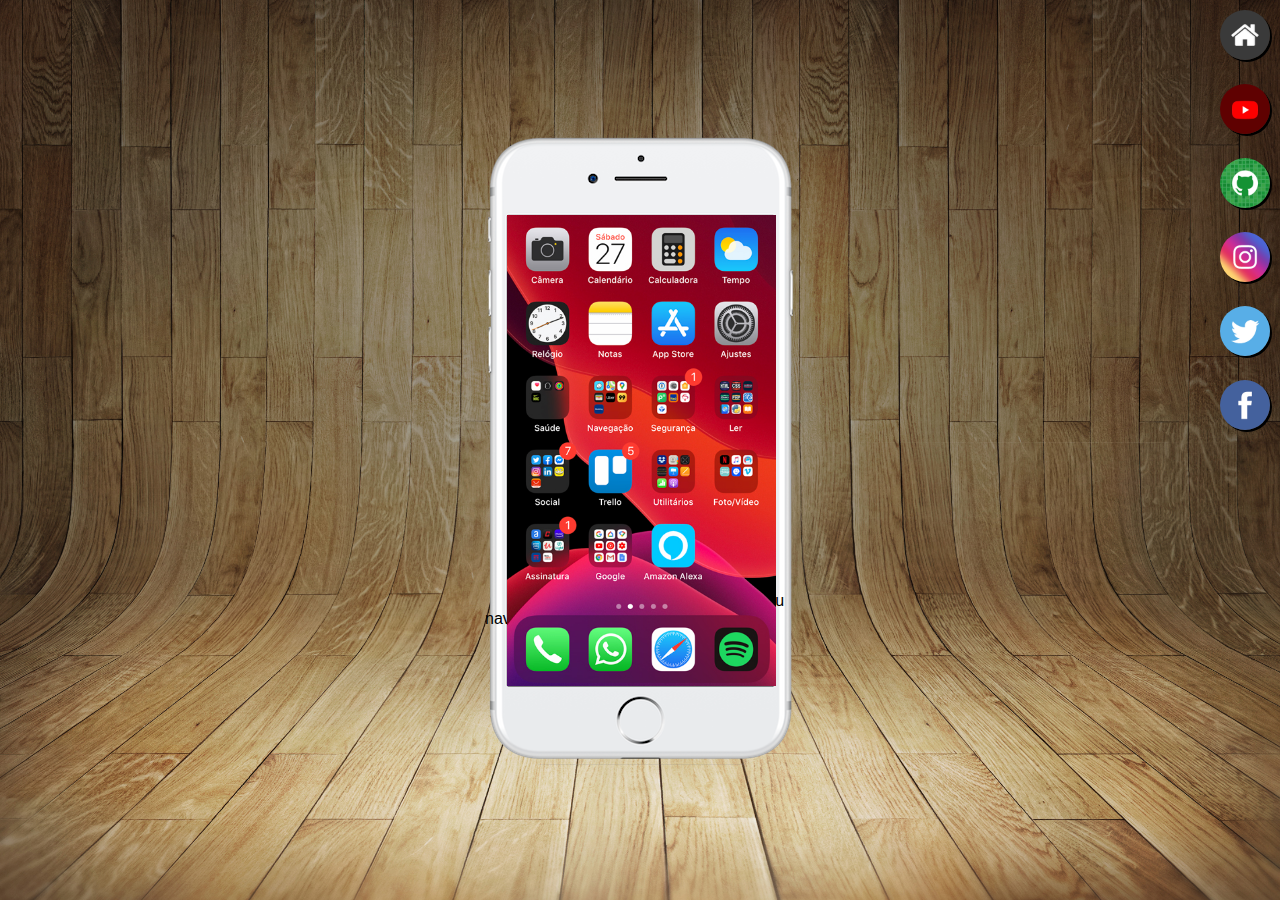
<file: index.html>
<!DOCTYPE html>
<html lang="pt-br">
<head>
    <meta charset="UTF-8">
    <meta name="viewport" content="width=device-width, initial-scale=1.0">
    <title>projeto redes</title>
    <link rel="shortcut icon" href="favicon.ico" type="image/x-icon">
    <link rel="stylesheet" href="estilos/style.css">
</head>
<body>
    <main>
        <section id="telefone">
            <iframe src="home.html" name="tela" id="tela" frameborder="0"></iframe>
             seu navegador não é compativel com isso 
        </section>
        <section id="redes-sociais">
            <a href="home.html" target="tela"><img src="imagens/logo-home.jpg" alt=""></a><br>
            <a href="youtube.html" target="tela"><img src="imagens/logo-youtube.jpg" alt=""></a><br>
            <a href="github.html" target="tela"><img src="imagens/logo-github.jpg" alt=""></a><br>
            <a href="instagran.html" target="tela"><img src="imagens/logo-instagram.jpg" alt=""></a><br>
            <a href="twitter.html" target="tela"><img src="imagens/logo-twitter.jpg" alt=""></a><br>
            <a href="facebook.html" target="tela"><img src="imagens/logo-facebook.jpg" alt=""></a><br>
            
        

        </section>
    </main>
    
</body>
</html>
</file>
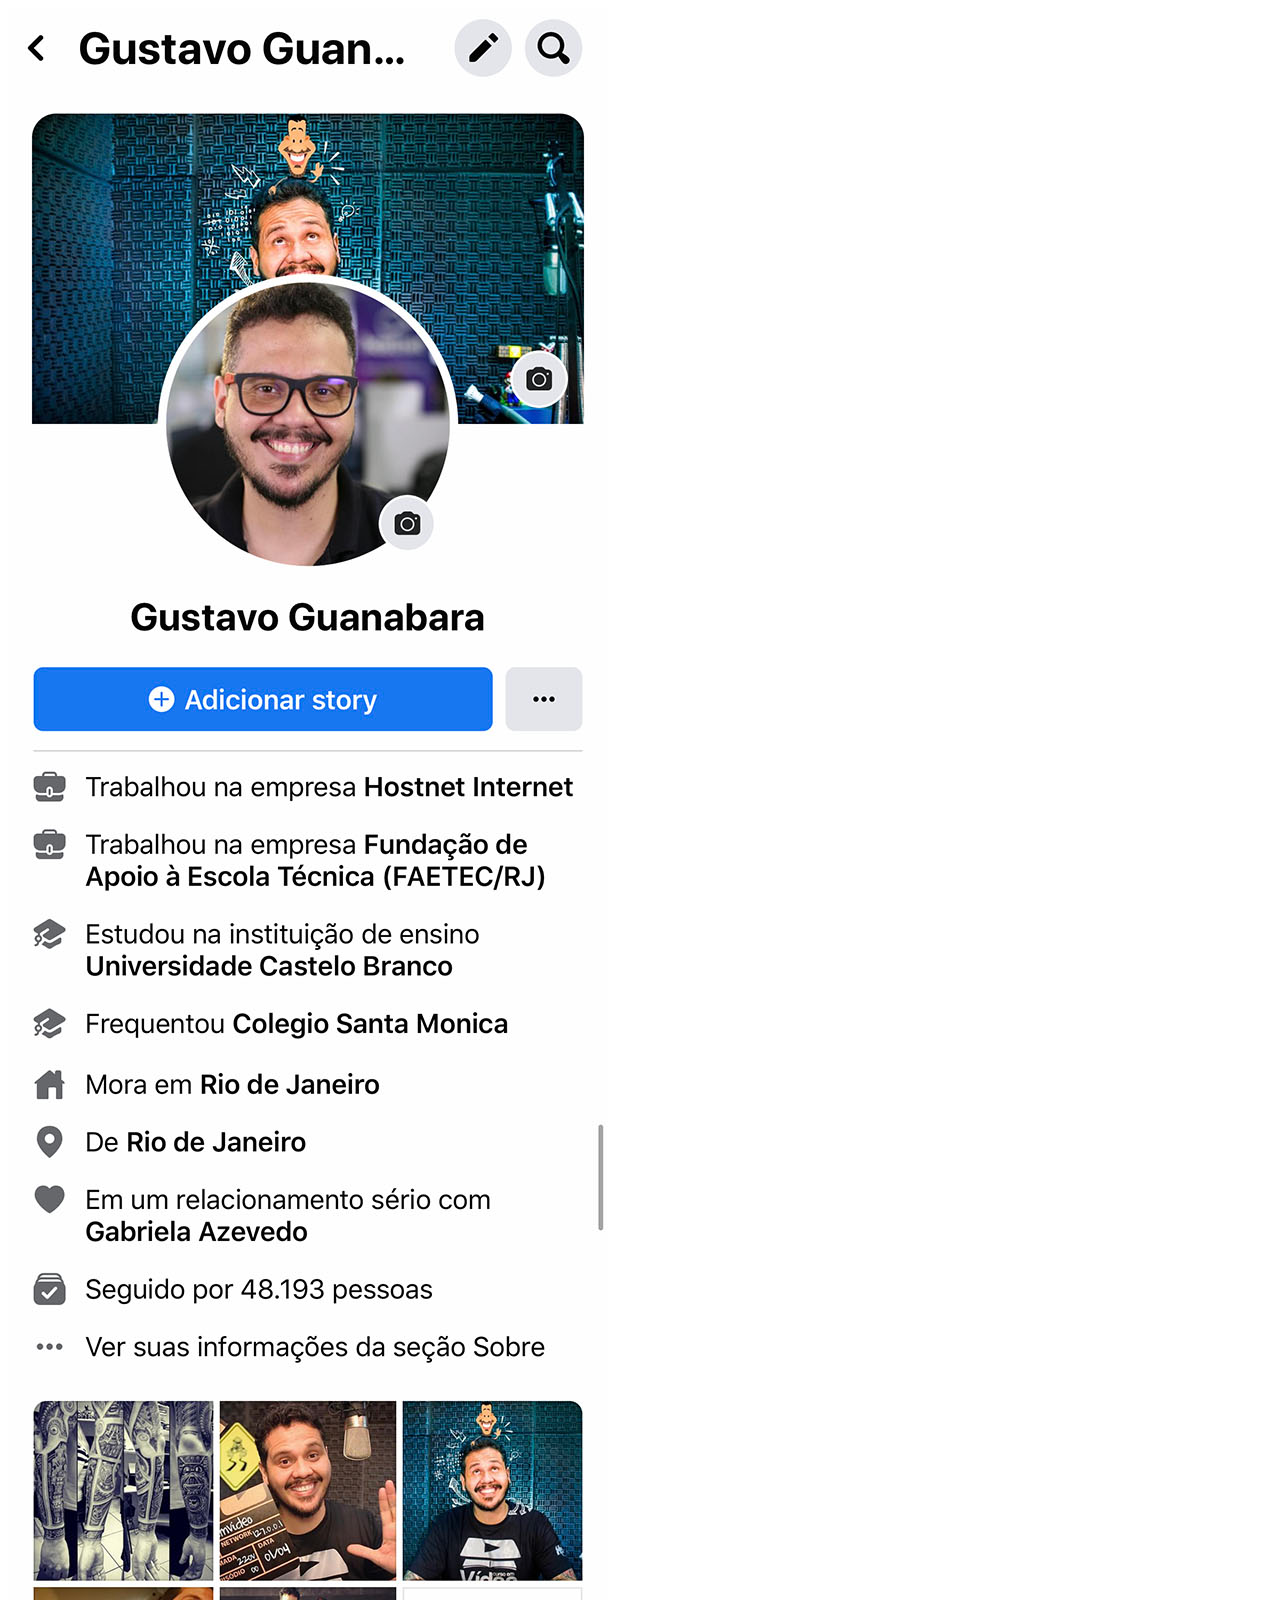
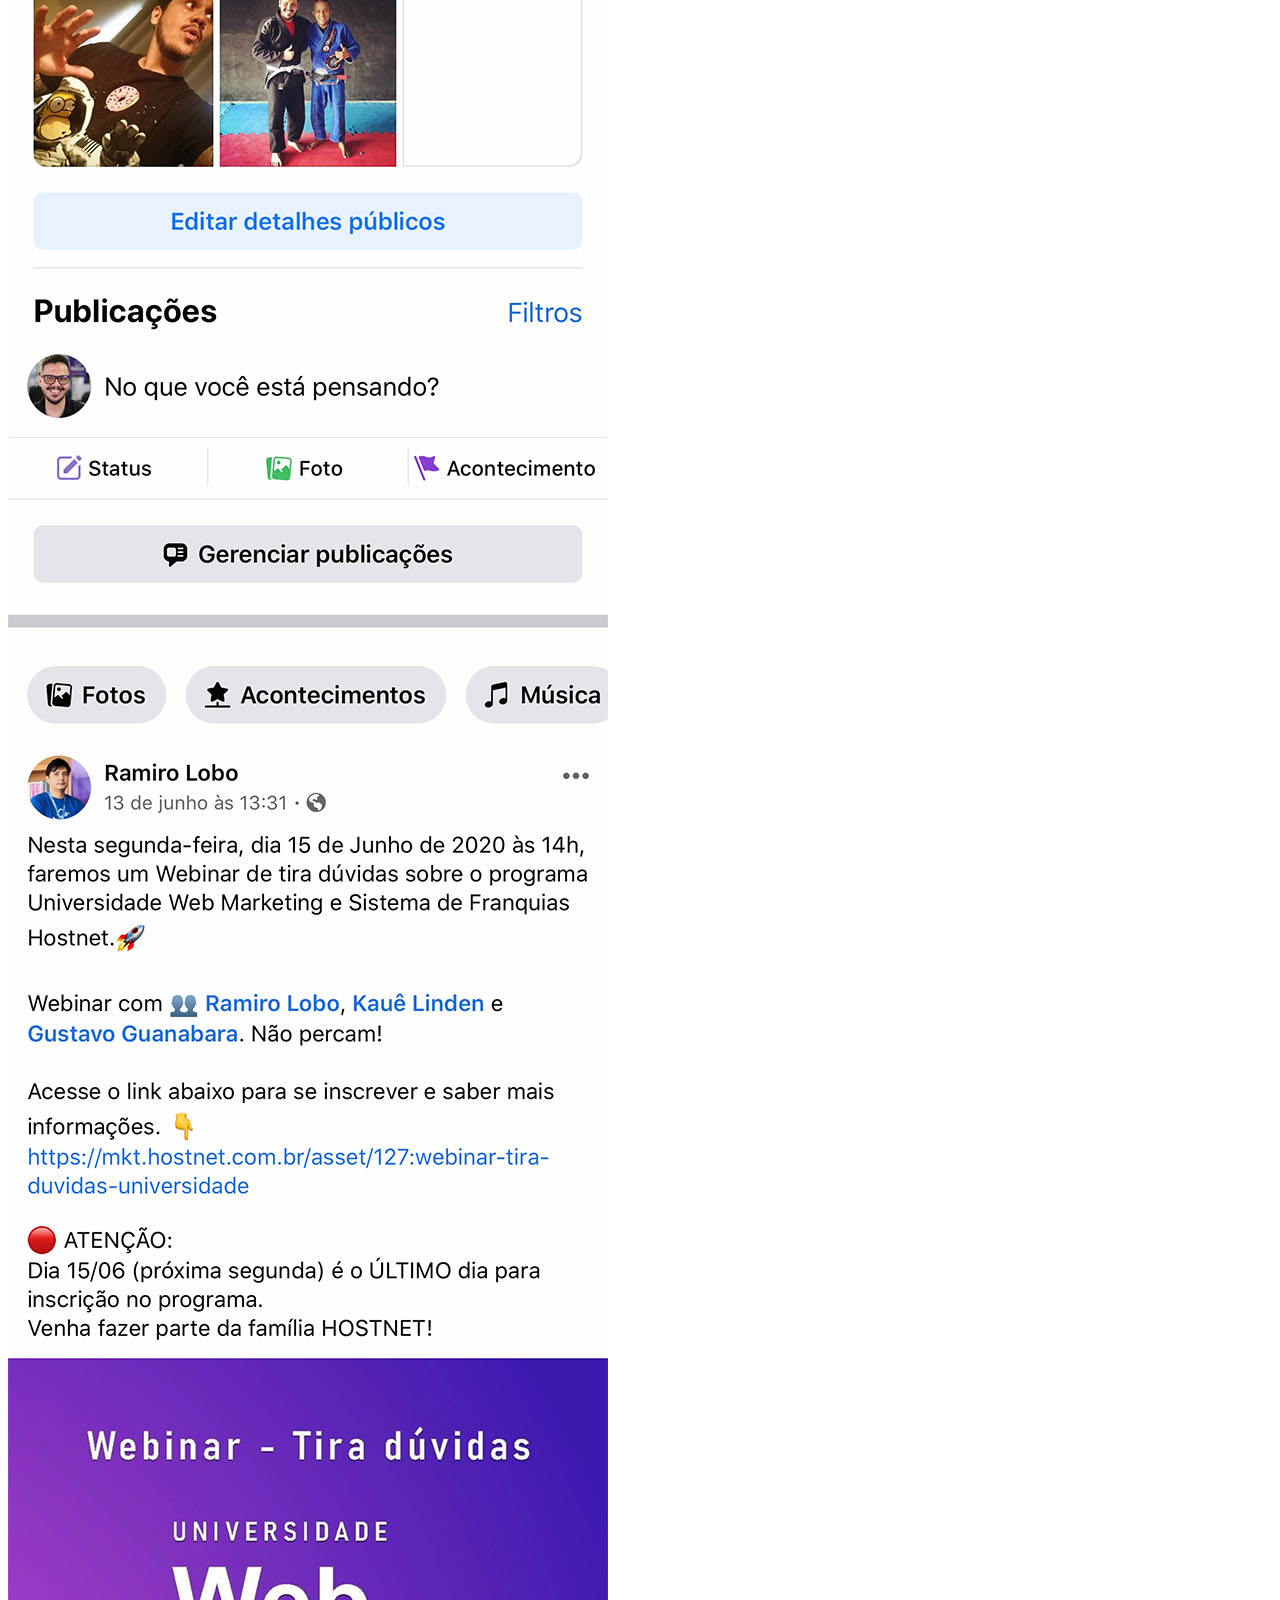
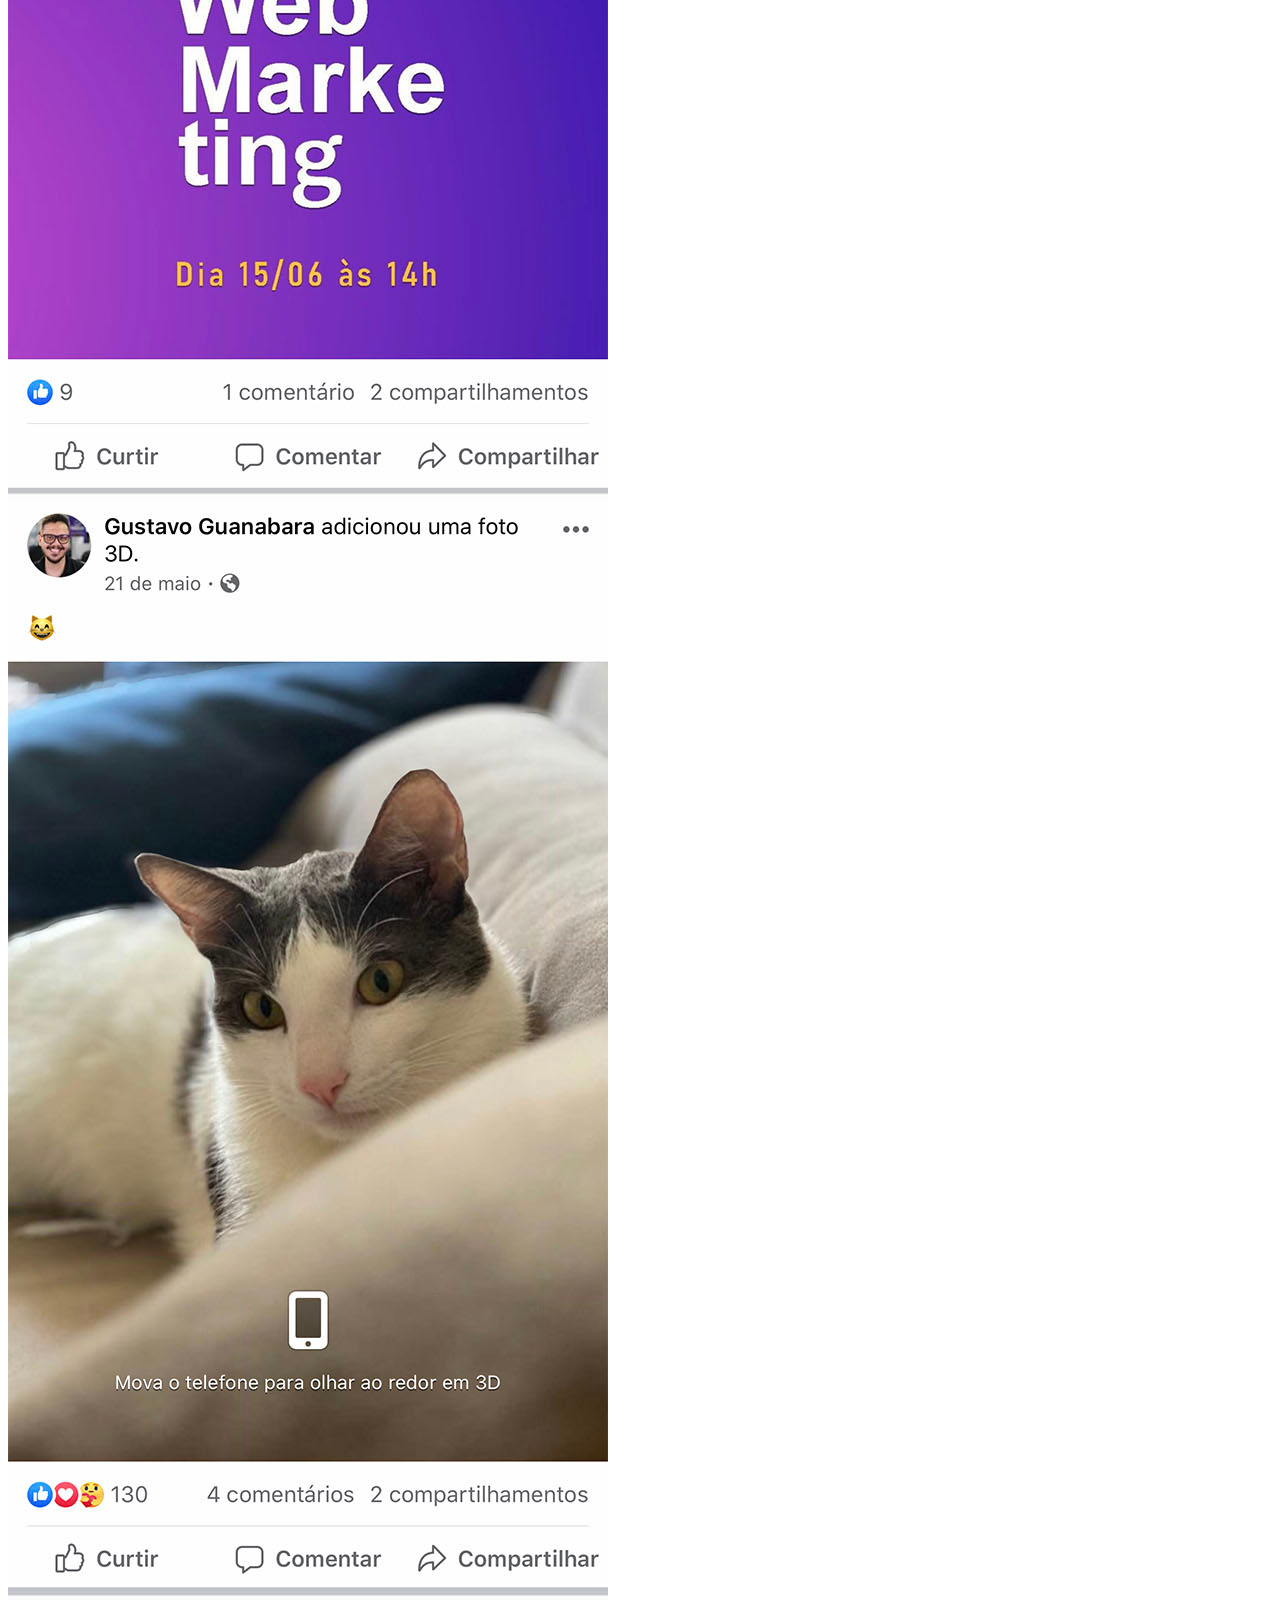
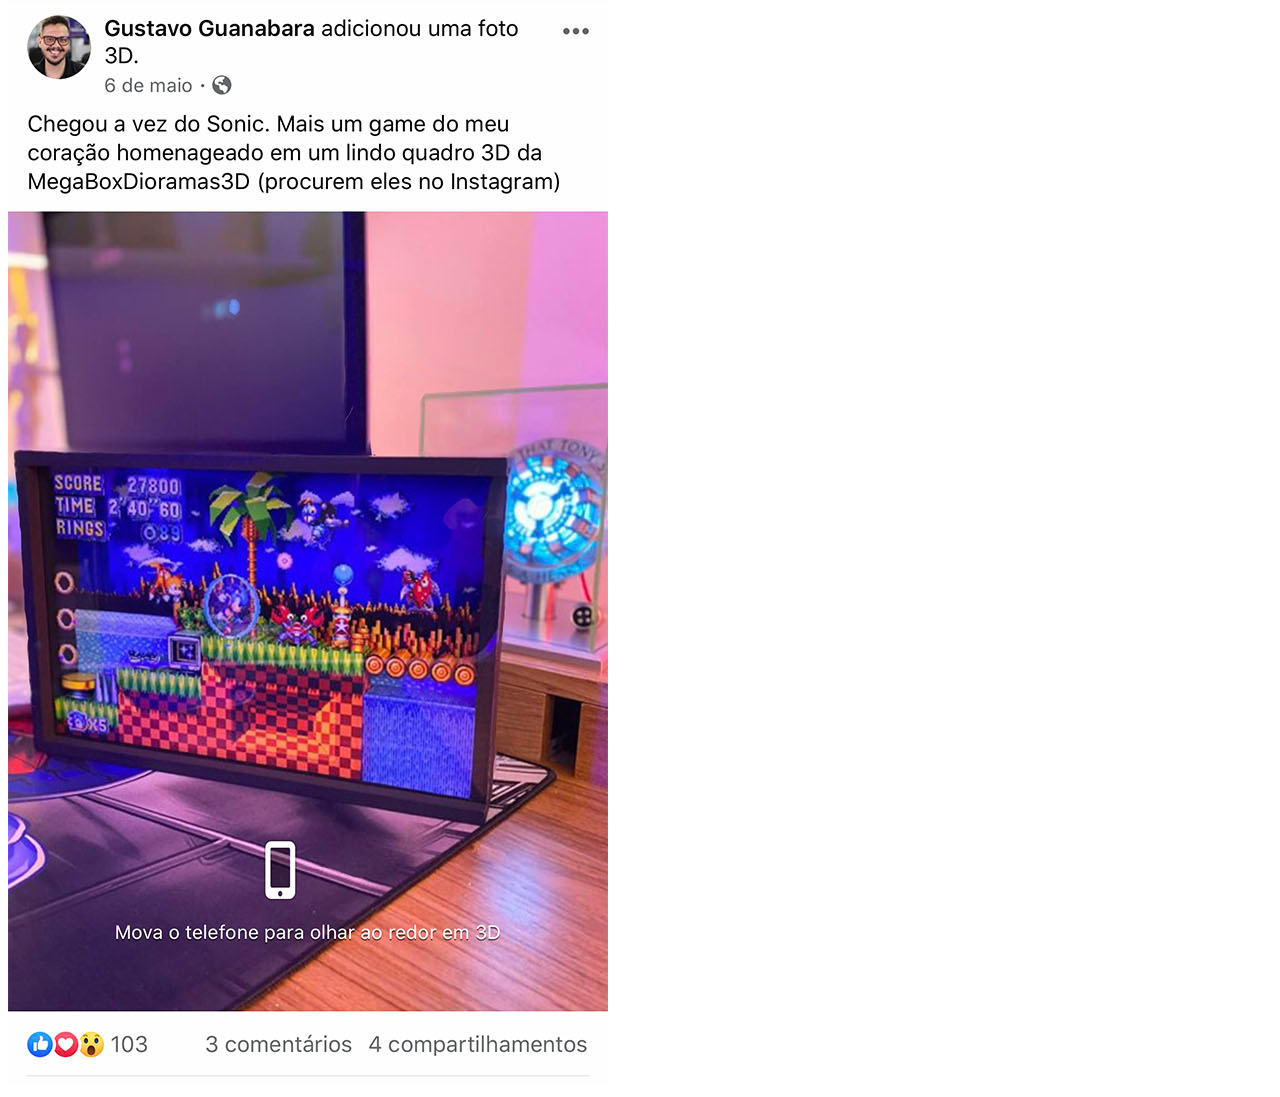
<file: facebook.html>
<!DOCTYPE html>
<html lang="pt-br">
<head>
    <meta charset="UTF-8">
    <meta name="viewport" content="width=device-width, initial-scale=1.0">
    <title>facebook</title>
</head>
<body>
    <img src="imagens/tela-facebook.jpg" alt="facebook">
    <a href="https://www.google.com/search?q=twitter&rlz=1C1VDKB_pt-PTBR1080BR1080&oq=twitter&gs_lcrp=[base64]&sourceid=chrome&ie=UTF-8" target="_blank"></a>
    
</body>
</html>
</file>
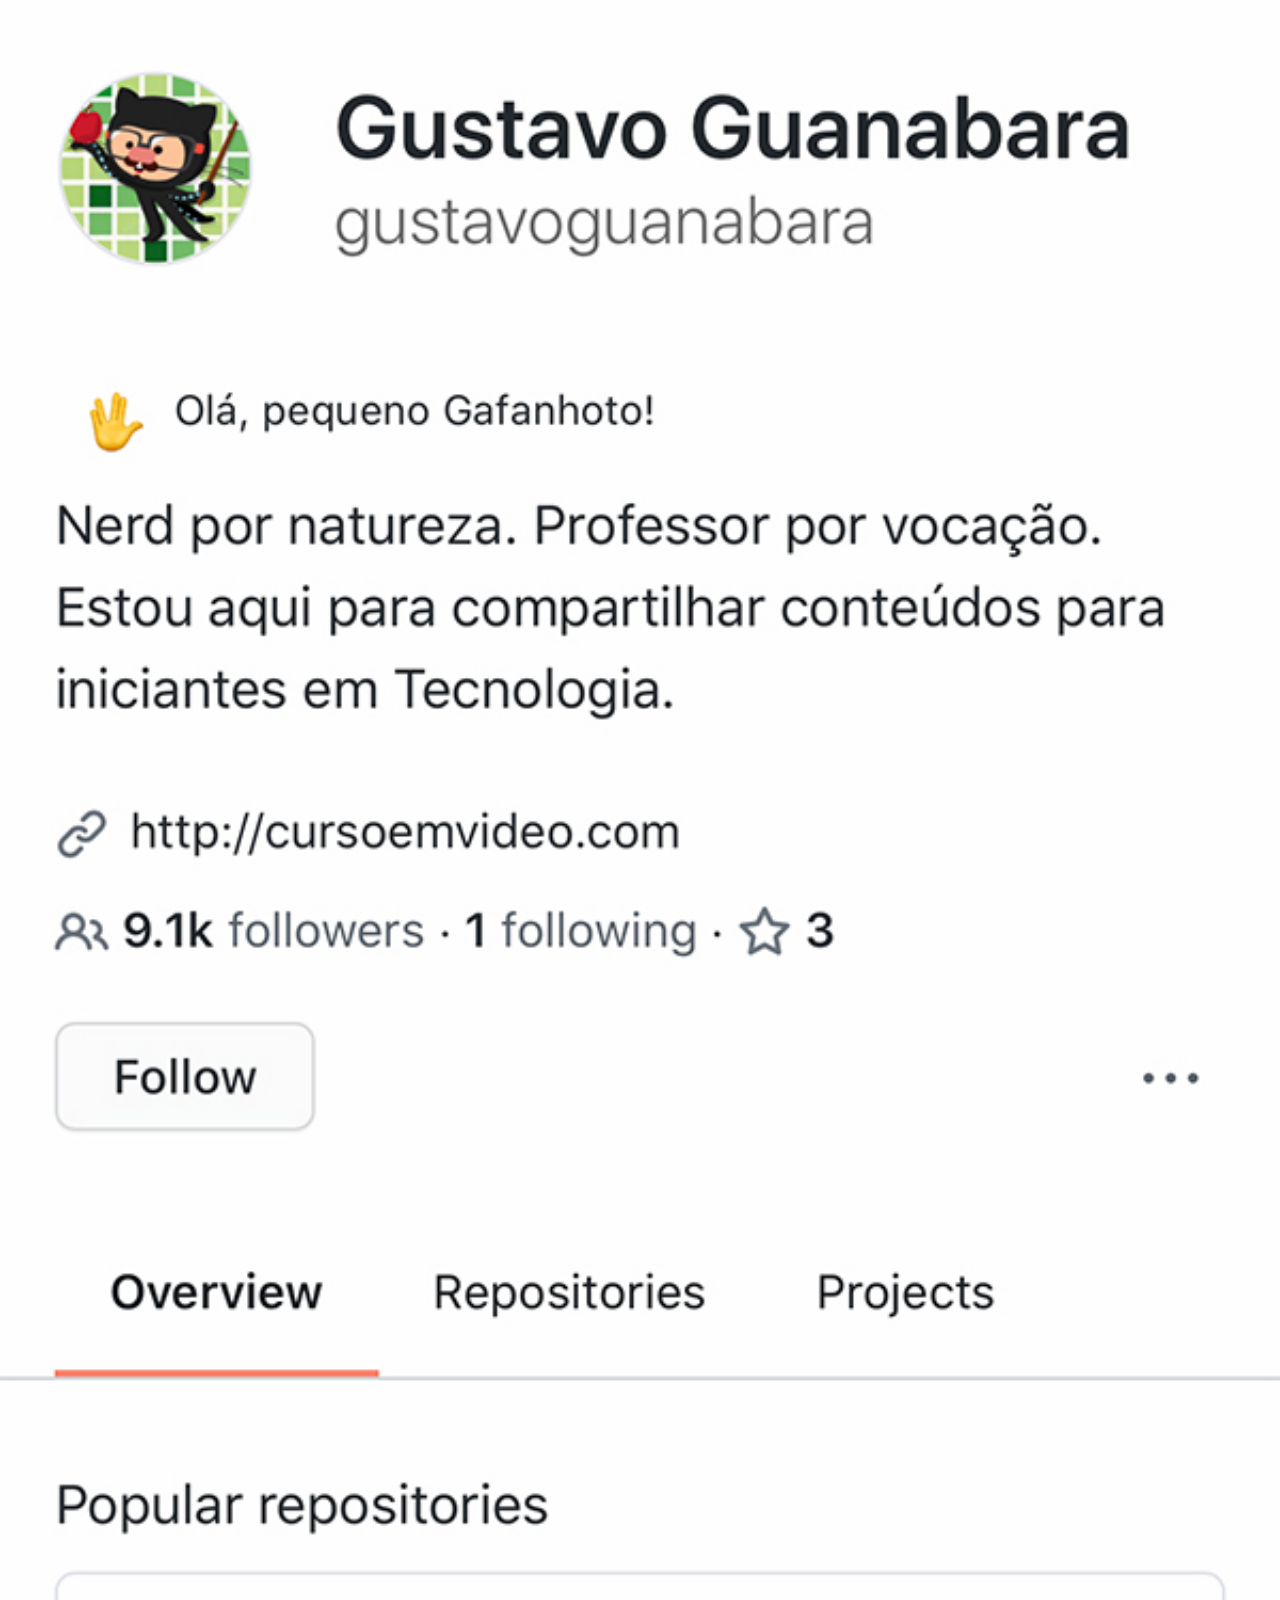
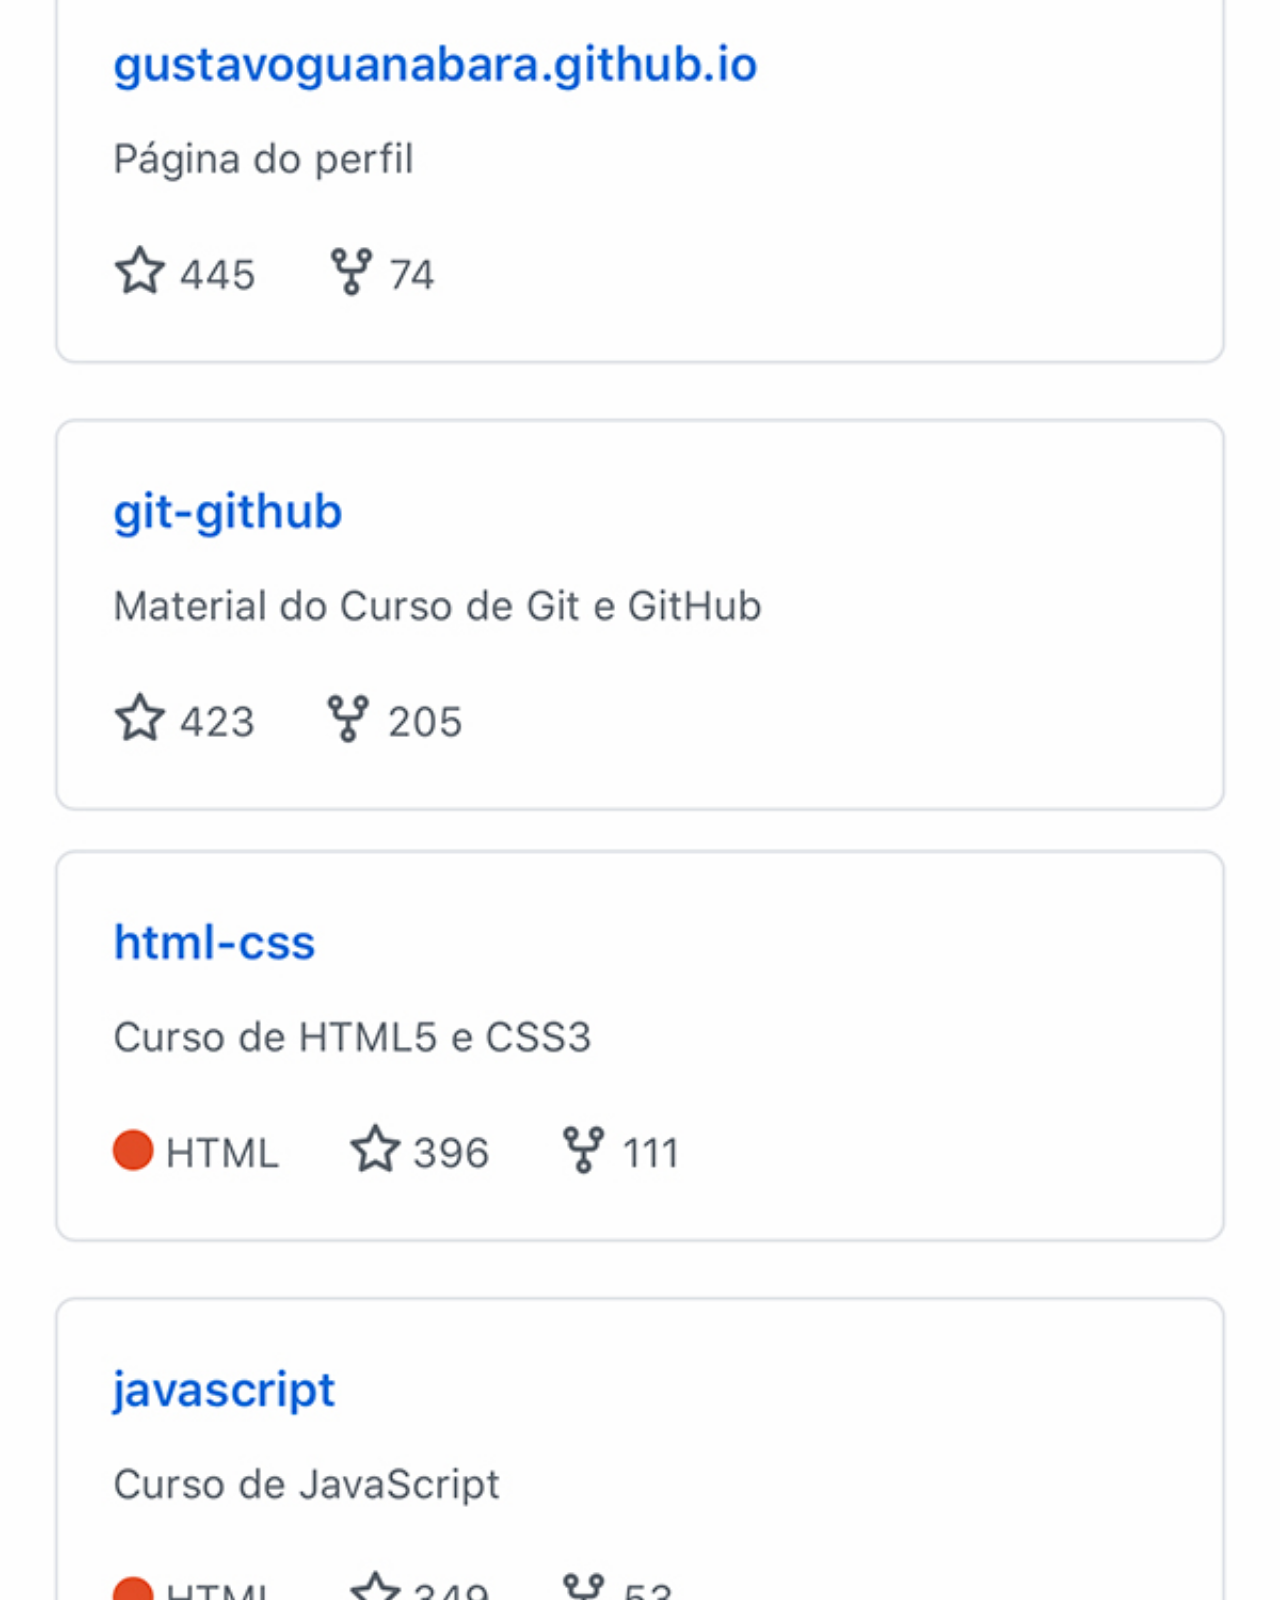
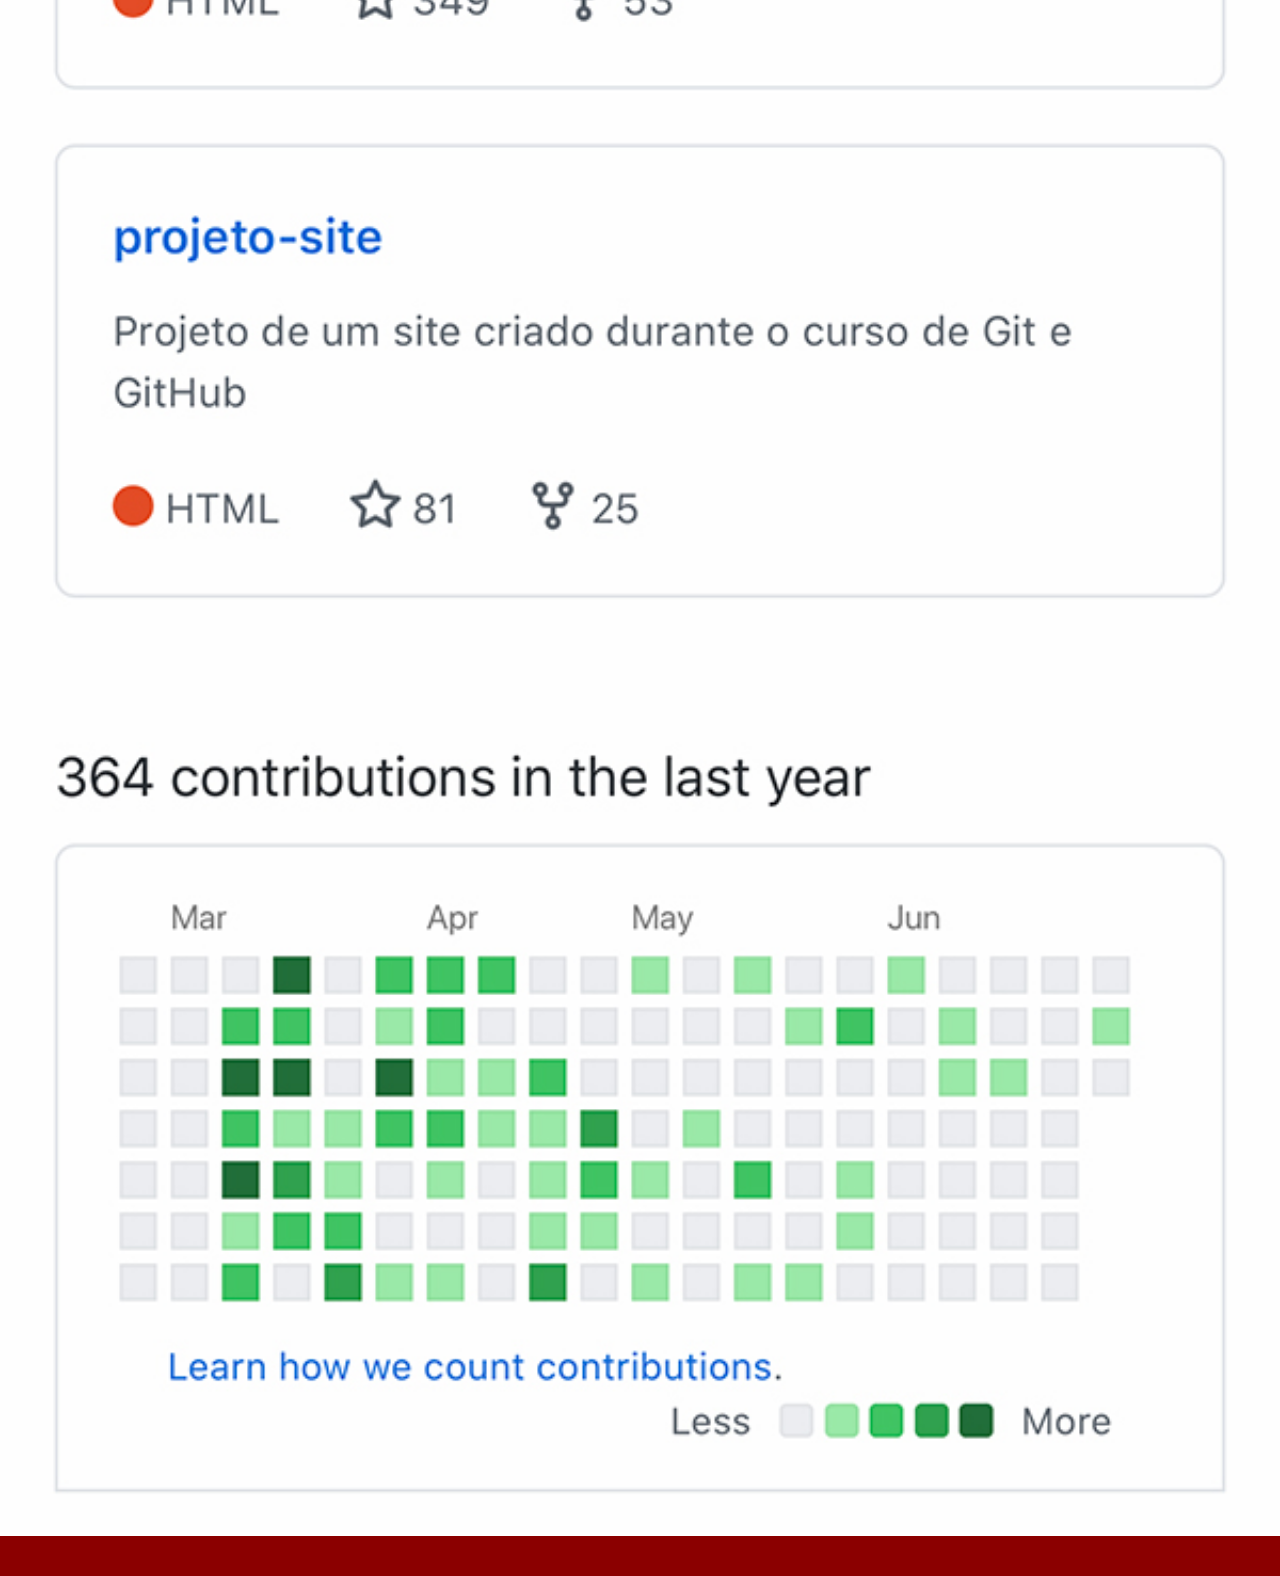
<file: github.html>
<!DOCTYPE html>
<html lang="pt-br">
<head>
    <meta charset="UTF-8">
    <meta name="viewport" content="width=device-width, initial-scale=1.0">
    <title>github</title>
    <link rel="stylesheet" href="estilos/social.css">
</head>
<body>
    <img src="imagens/tela-github.jpg" alt="github">
    <a href="https://github.com/Pauloroberto23/projetosocial/settings/pages" target="_blank"></a>
    
</body>
</html>
</file>
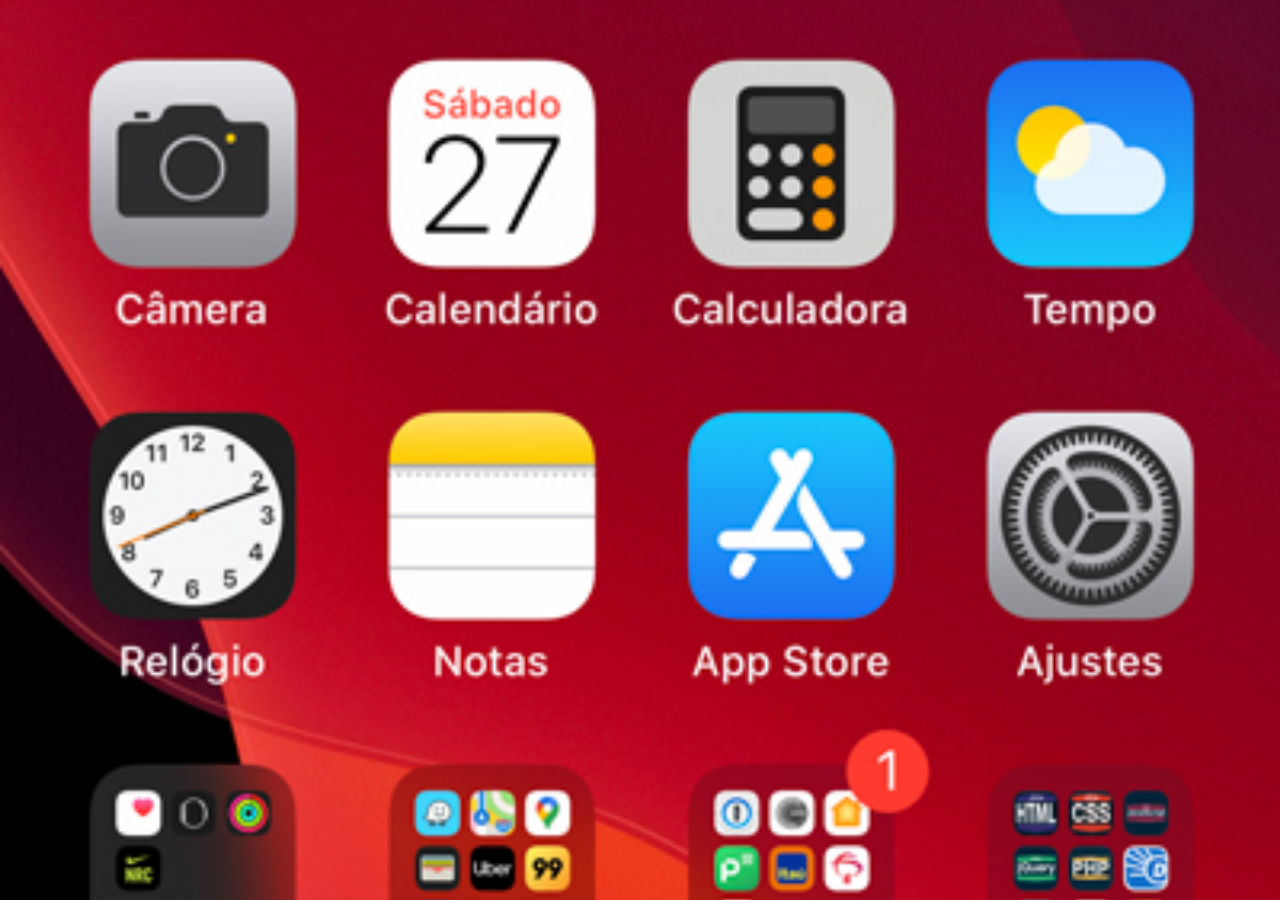
<file: home.html>
<!DOCTYPE html>
<html lang="pt-br">
<head>
    <meta charset="UTF-8">
    <meta name="viewport" content="width=device-width, initial-scale=1.0">
    <title>Document</title>
</head>
<style>
    *{
        margin: 0px;
        padding: 0px;
    }

    body{
        width: 90vw;
        height: 90vh;
        background: black url('imagens/tela-home.jpg')no-repeat 
        top center;
        background-size: cover;
        

    }
</style>
<body>
    
</body>
</html>
</file>
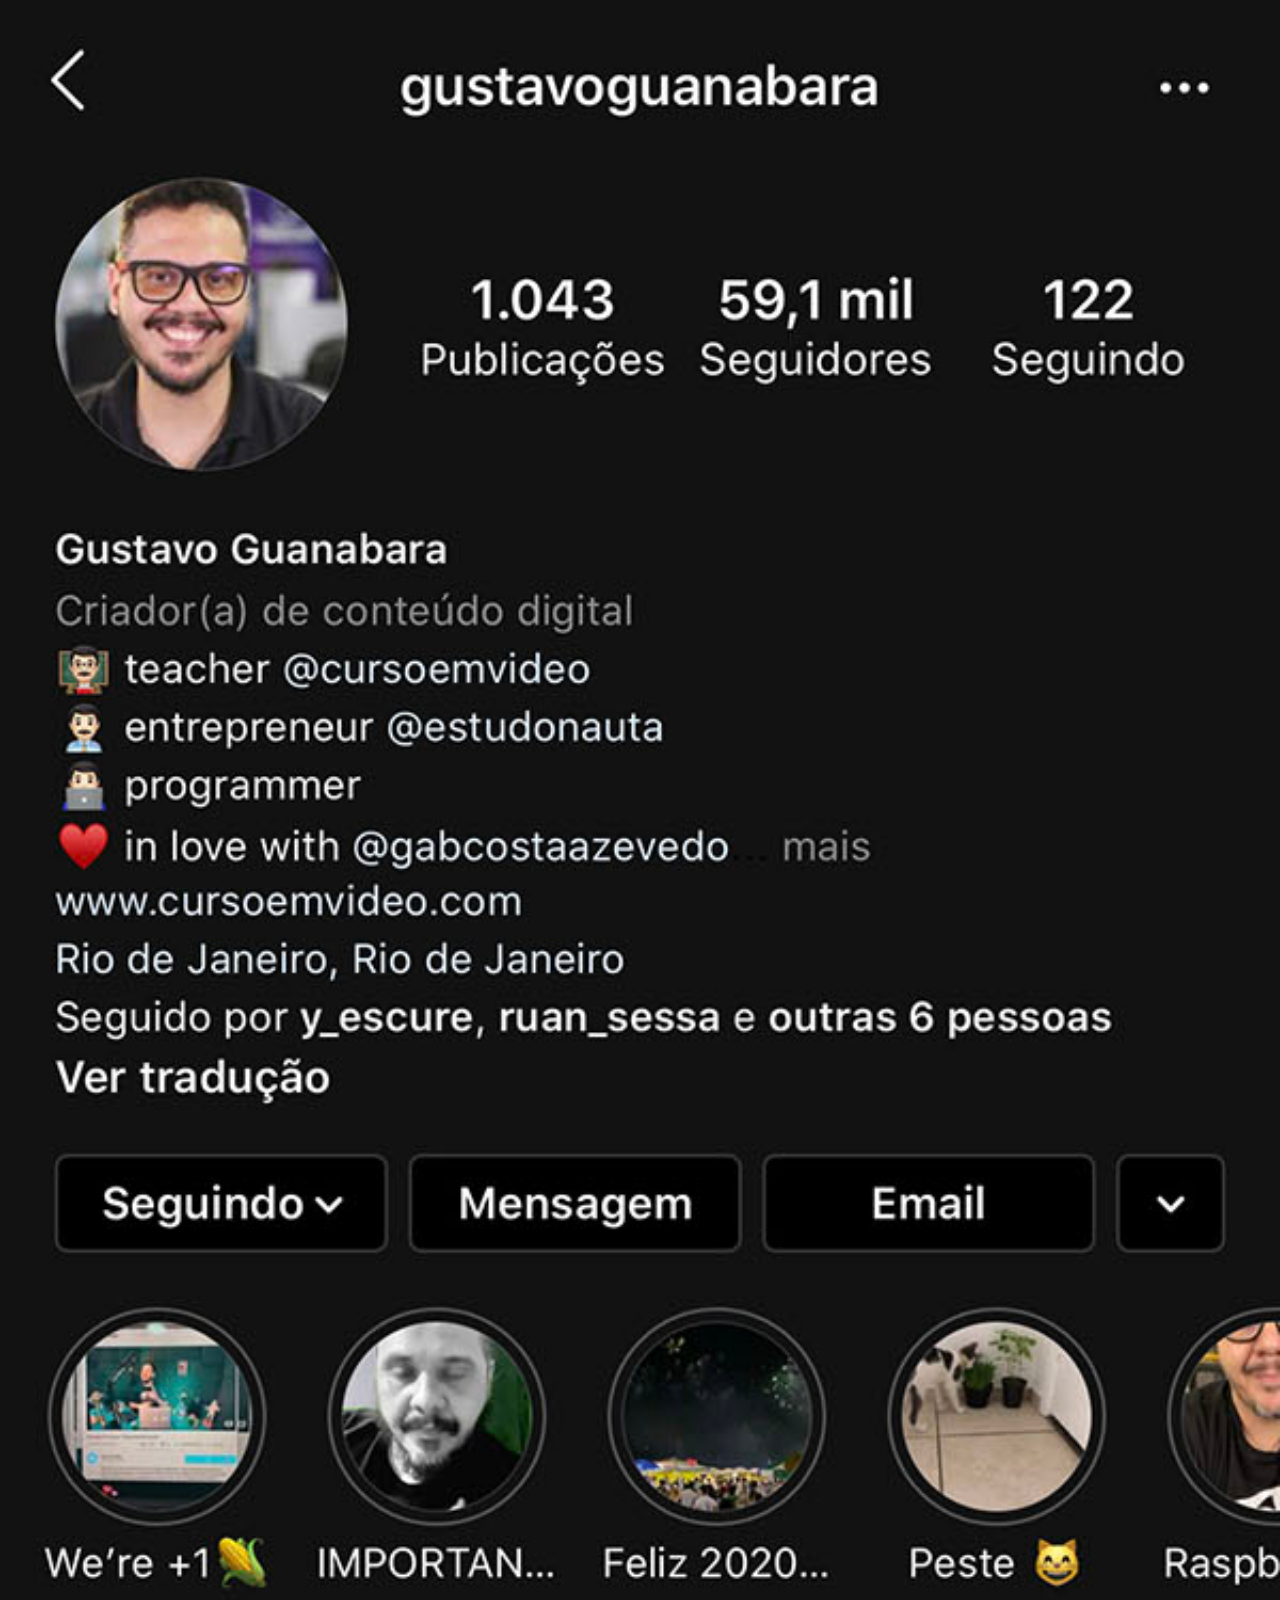
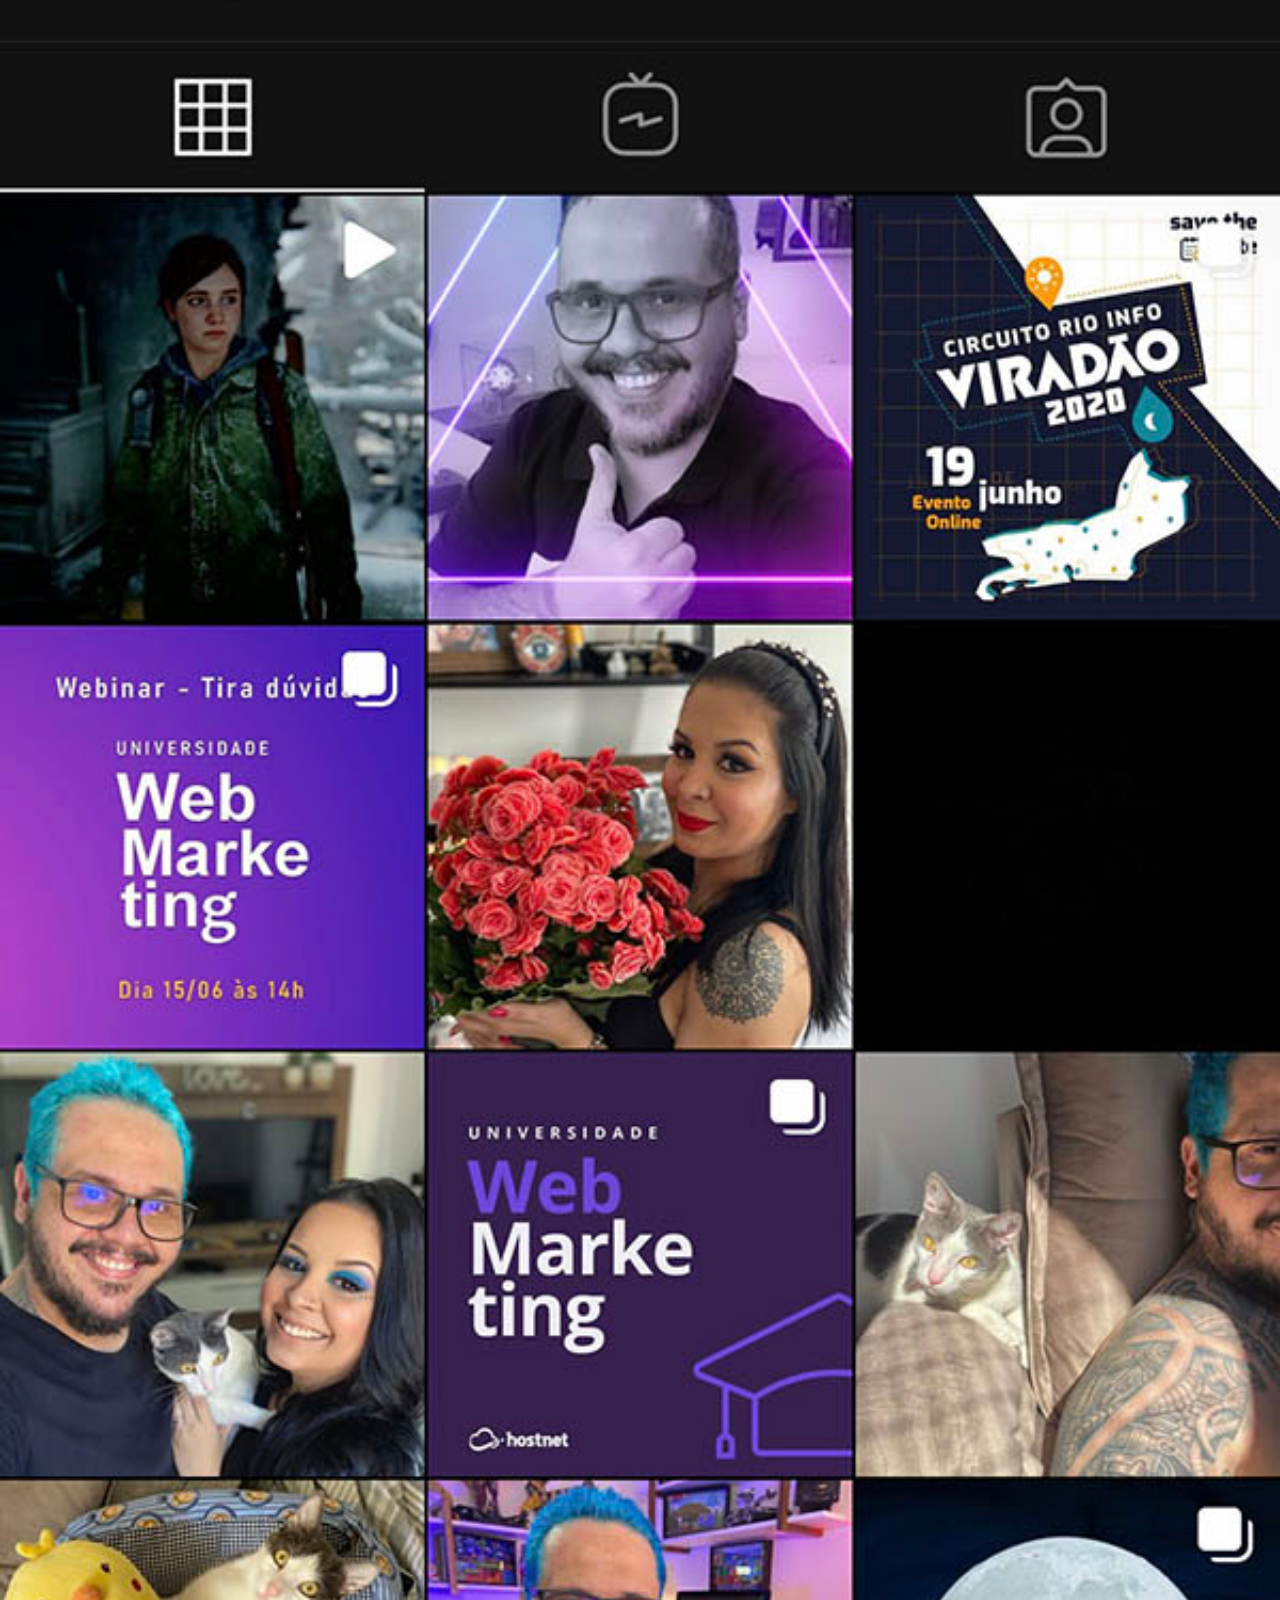
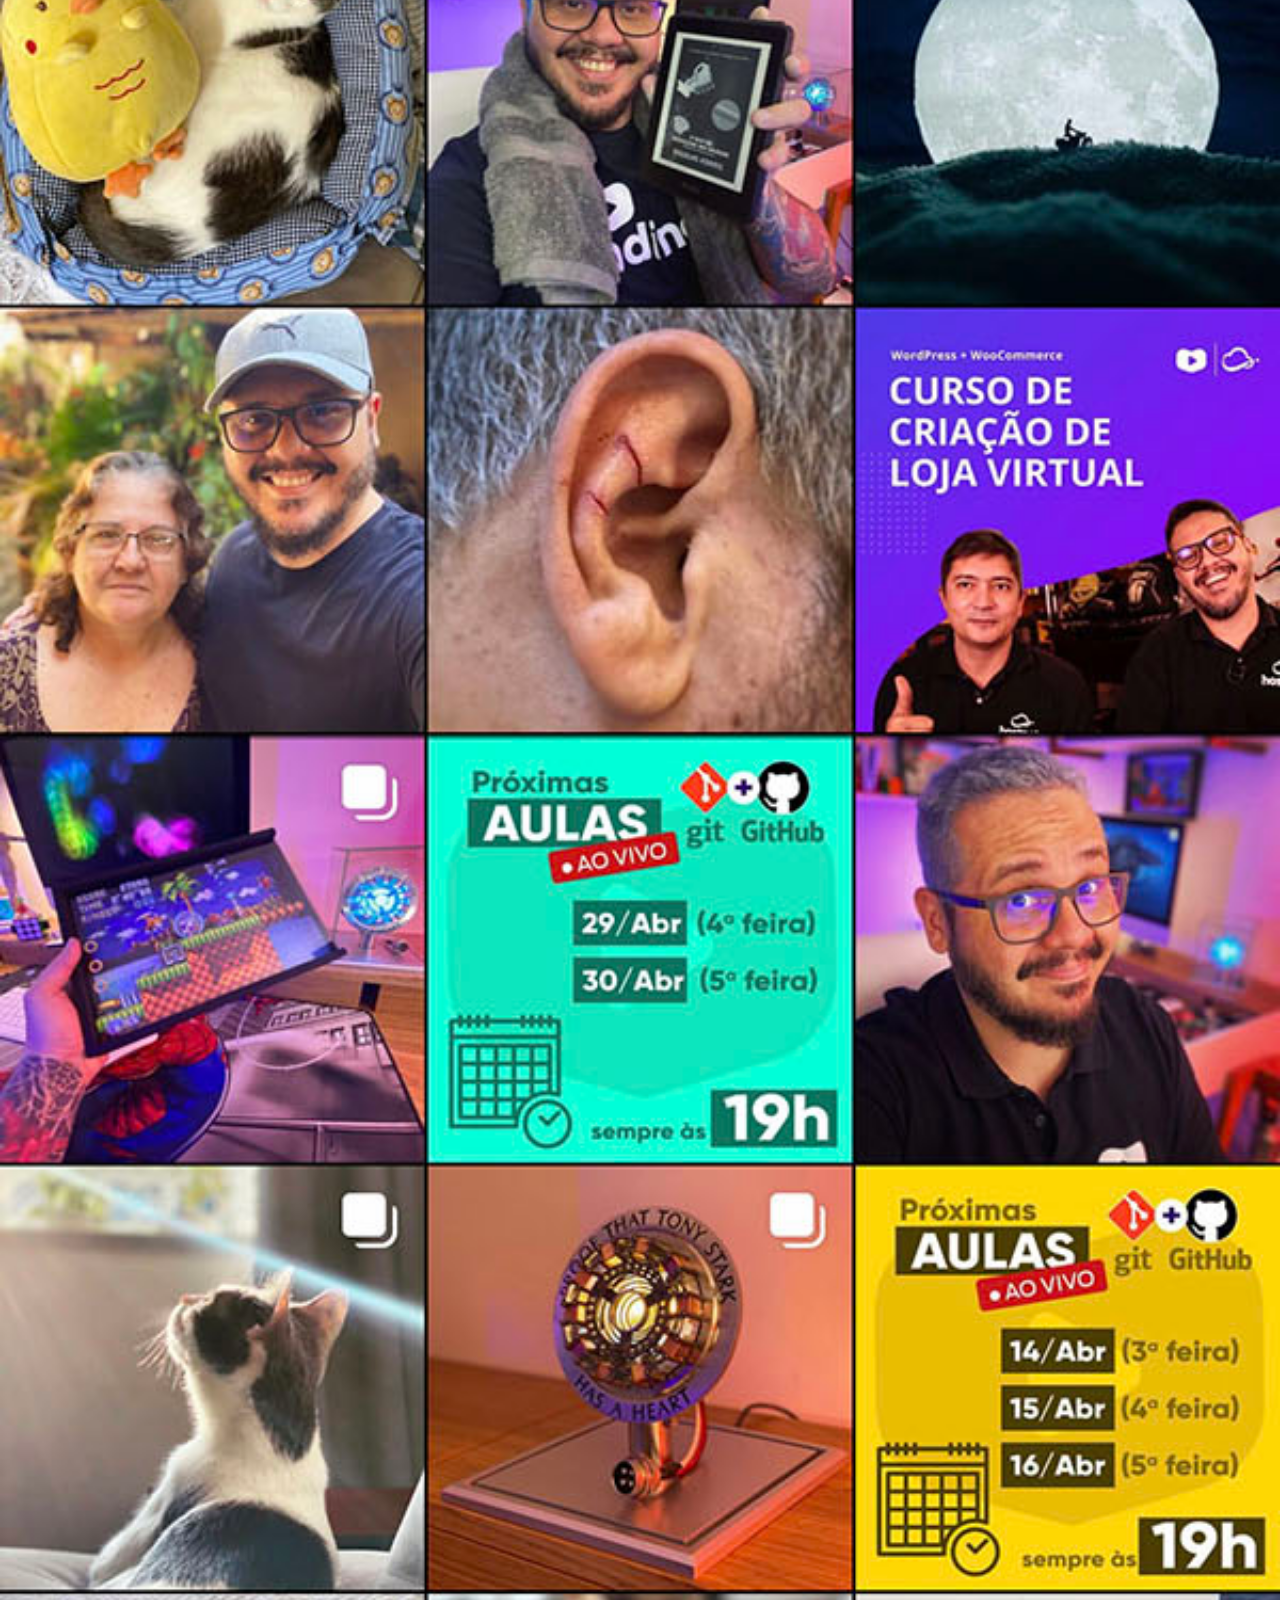
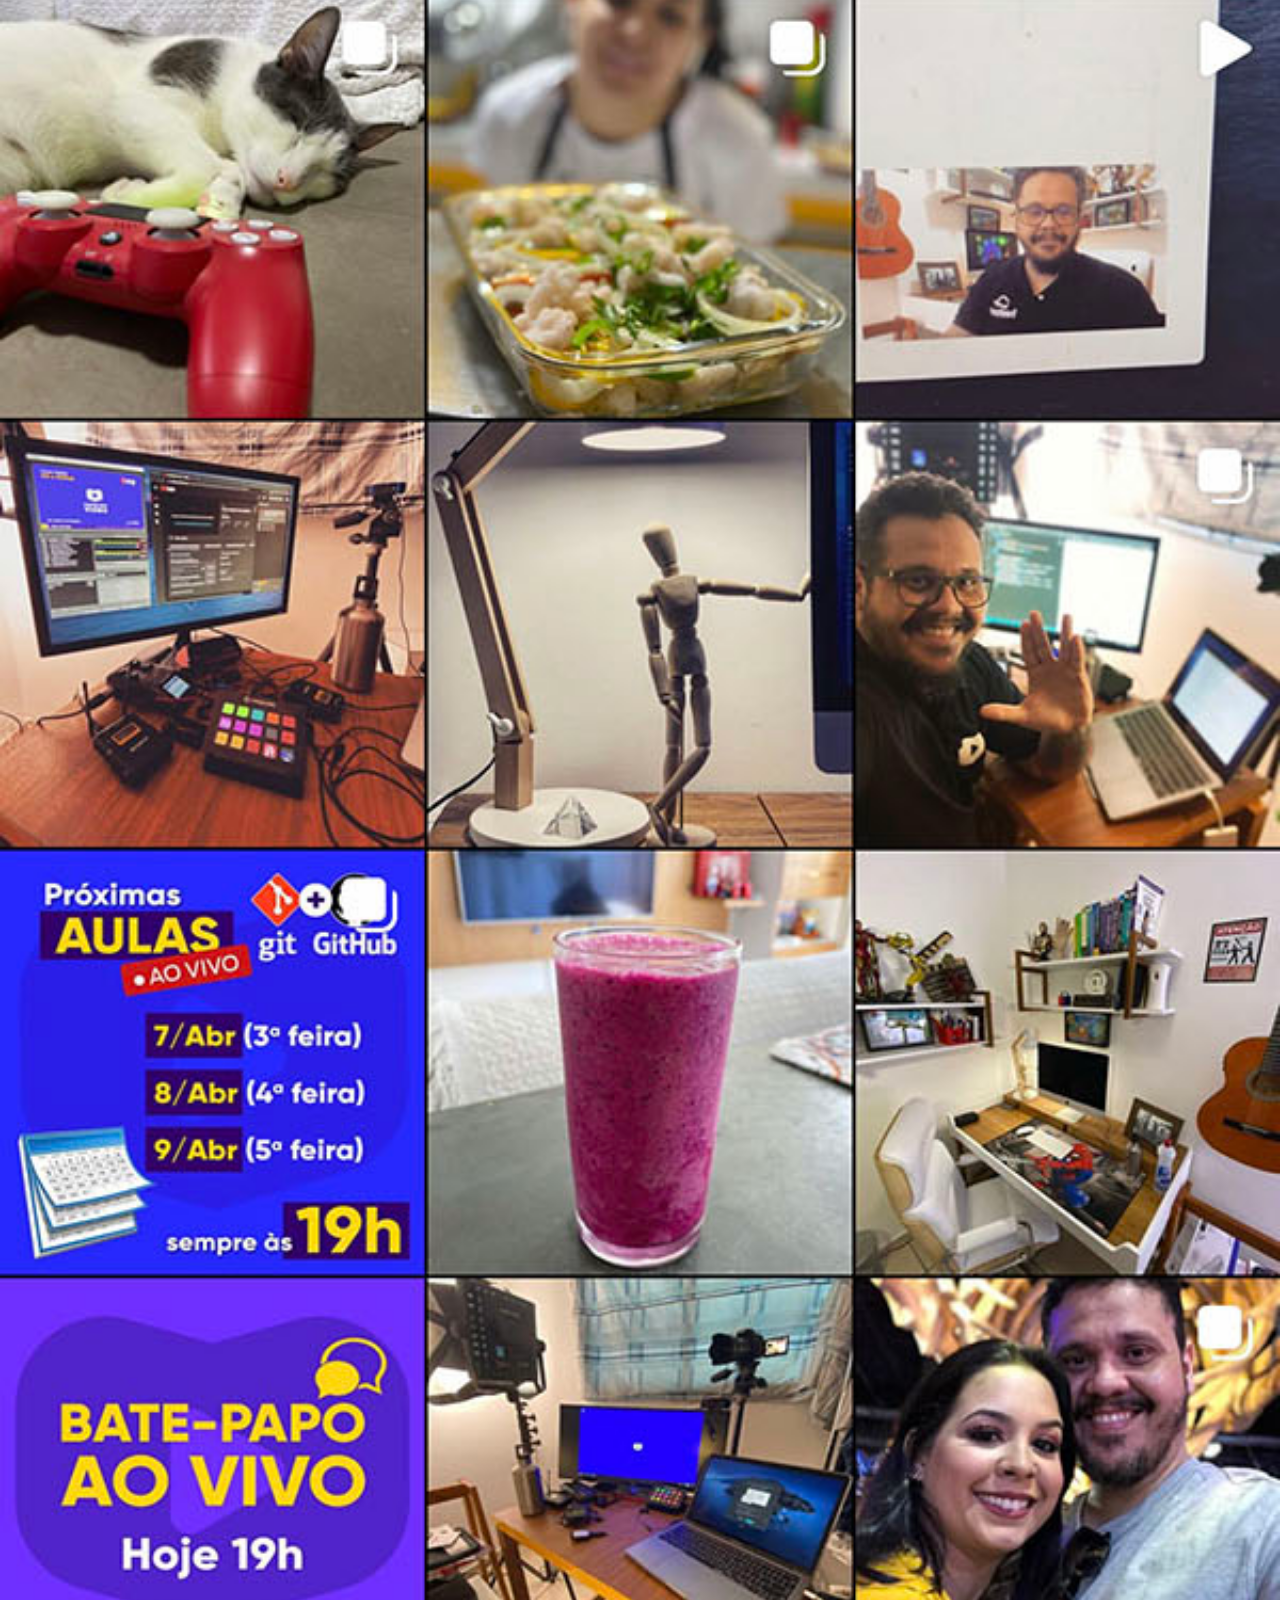
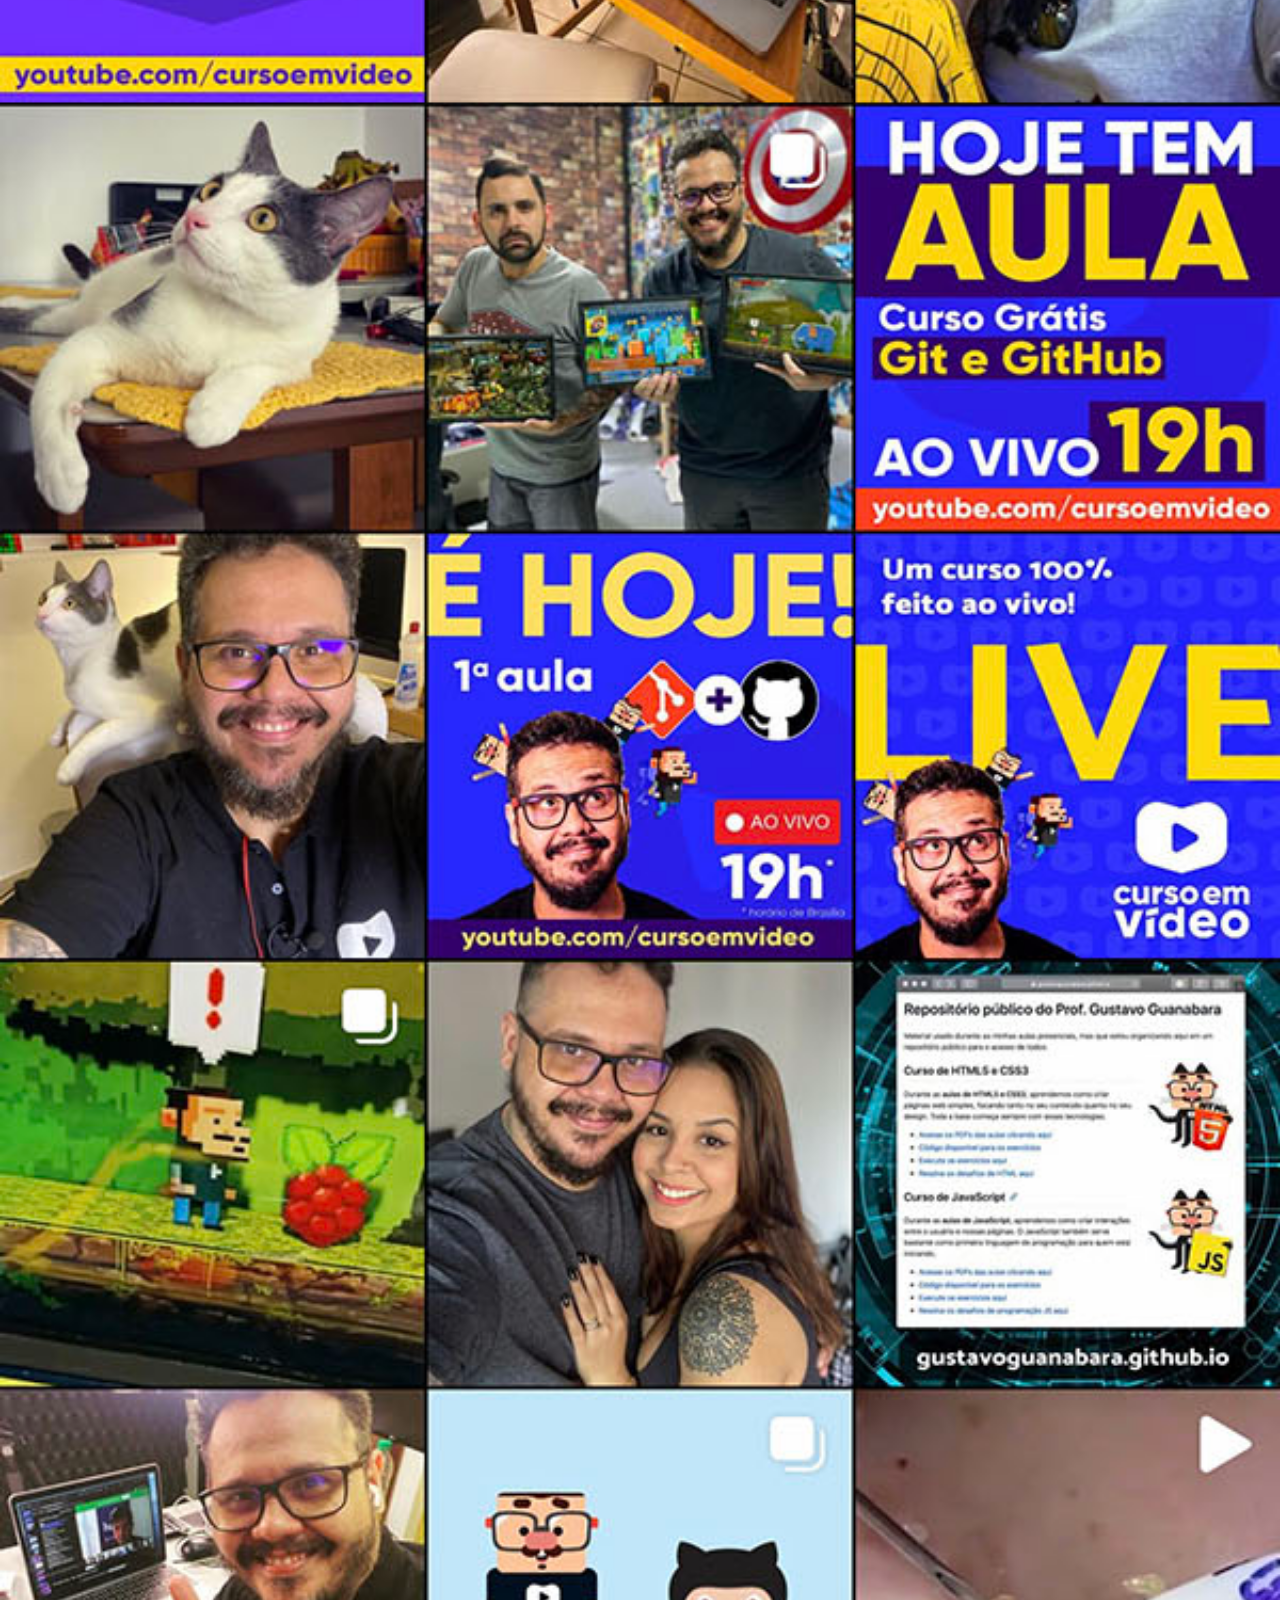
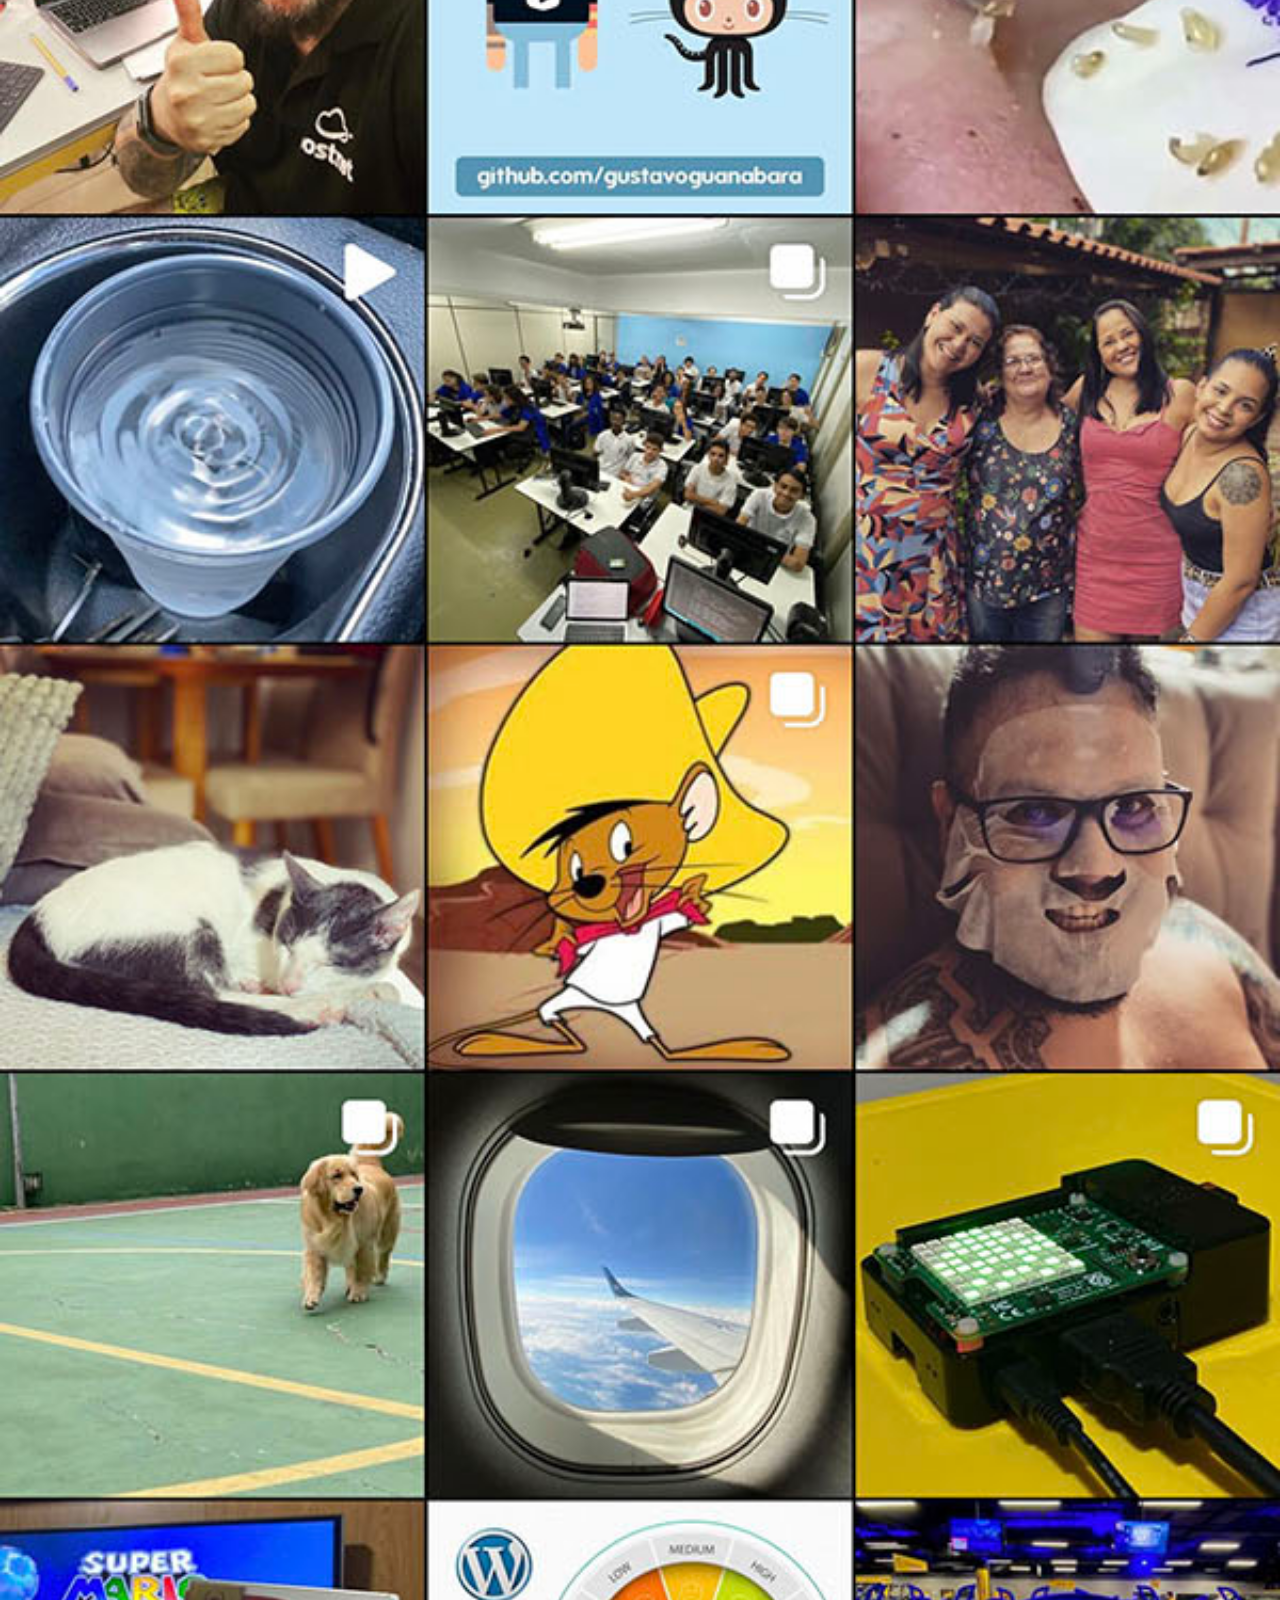
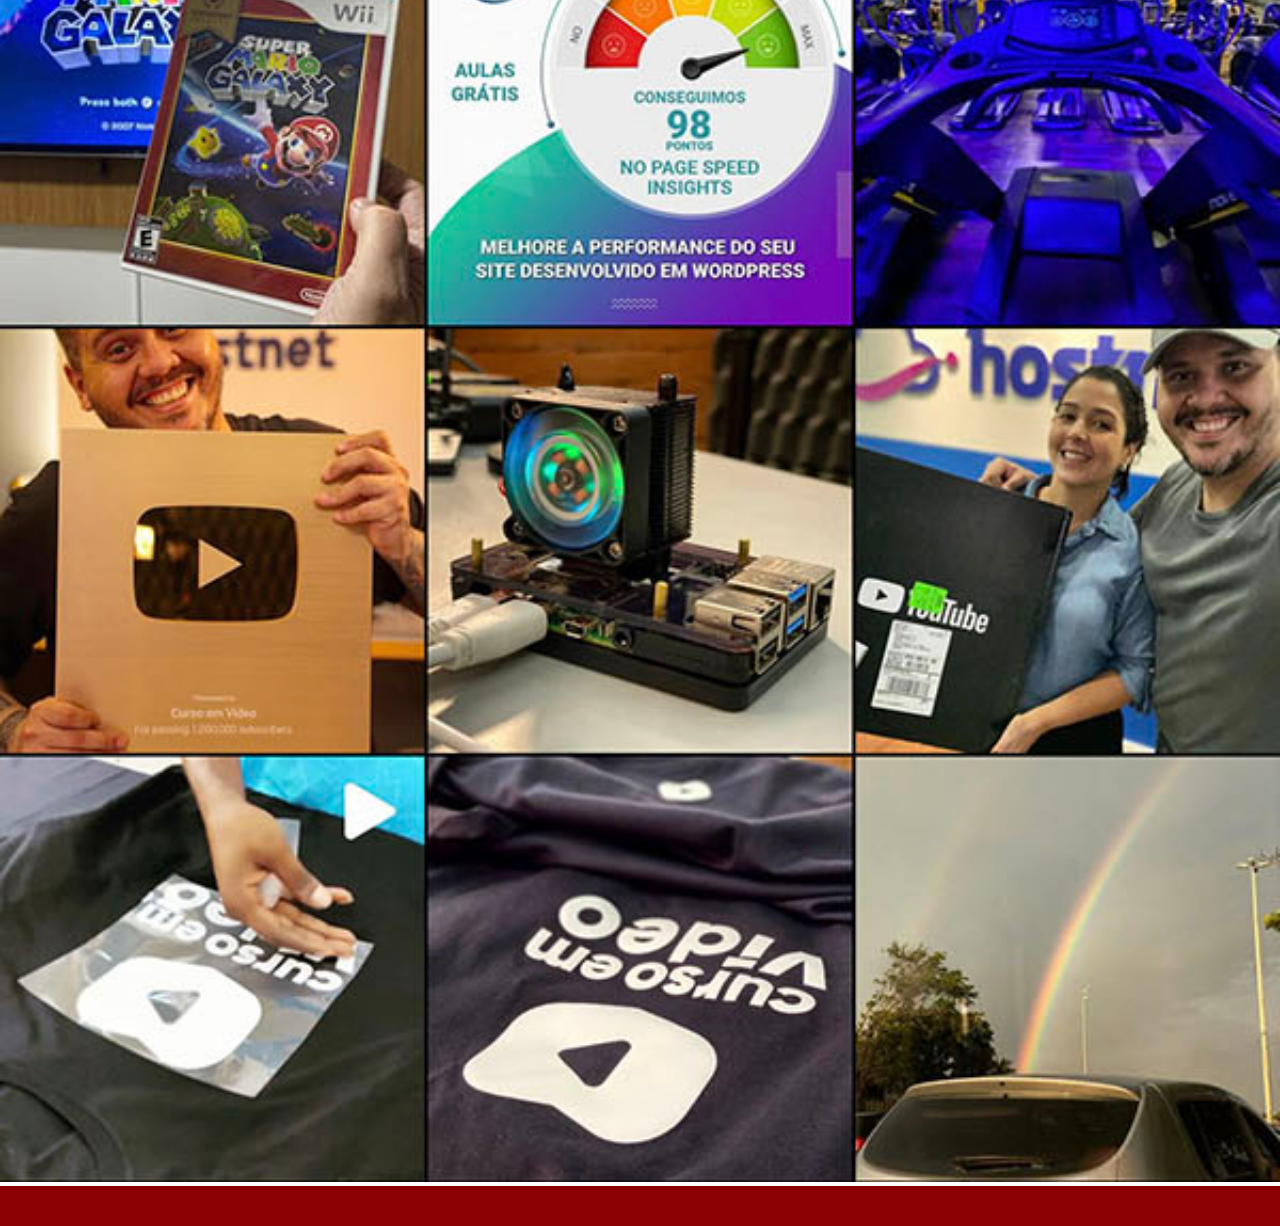
<file: instagran.html>
<!DOCTYPE html>
<html lang="pt-br">
<head>
    <meta charset="UTF-8">
    <meta name="viewport" content="width=device-width, initial-scale=1.0">
    <title>instagran</title>
    <link rel="stylesheet" href="estilos/social.css">
</head>
<body>
    <img src="imagens/tela-instagram.jpg" alt="instagran">
    <a href="https://www.instagram.com/" target="_blank"></a>

    
</body>
</html>
</file>
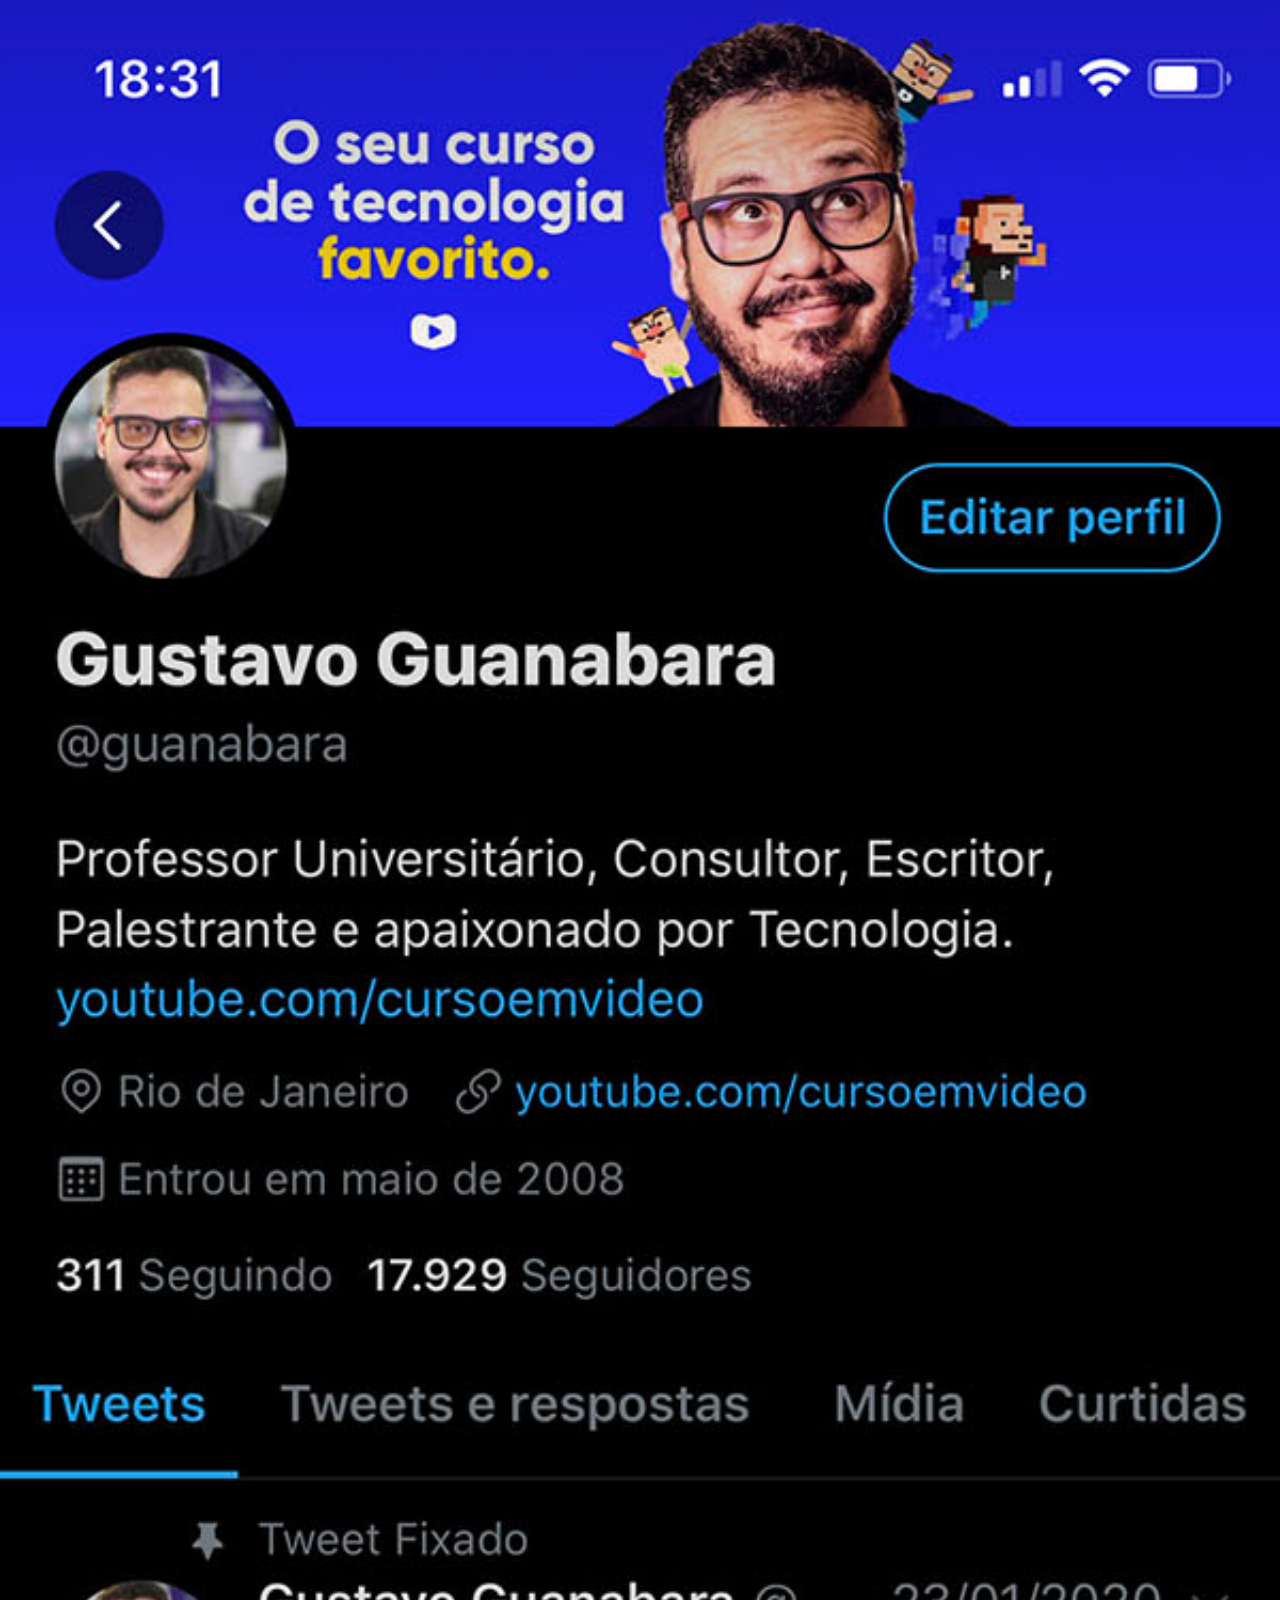
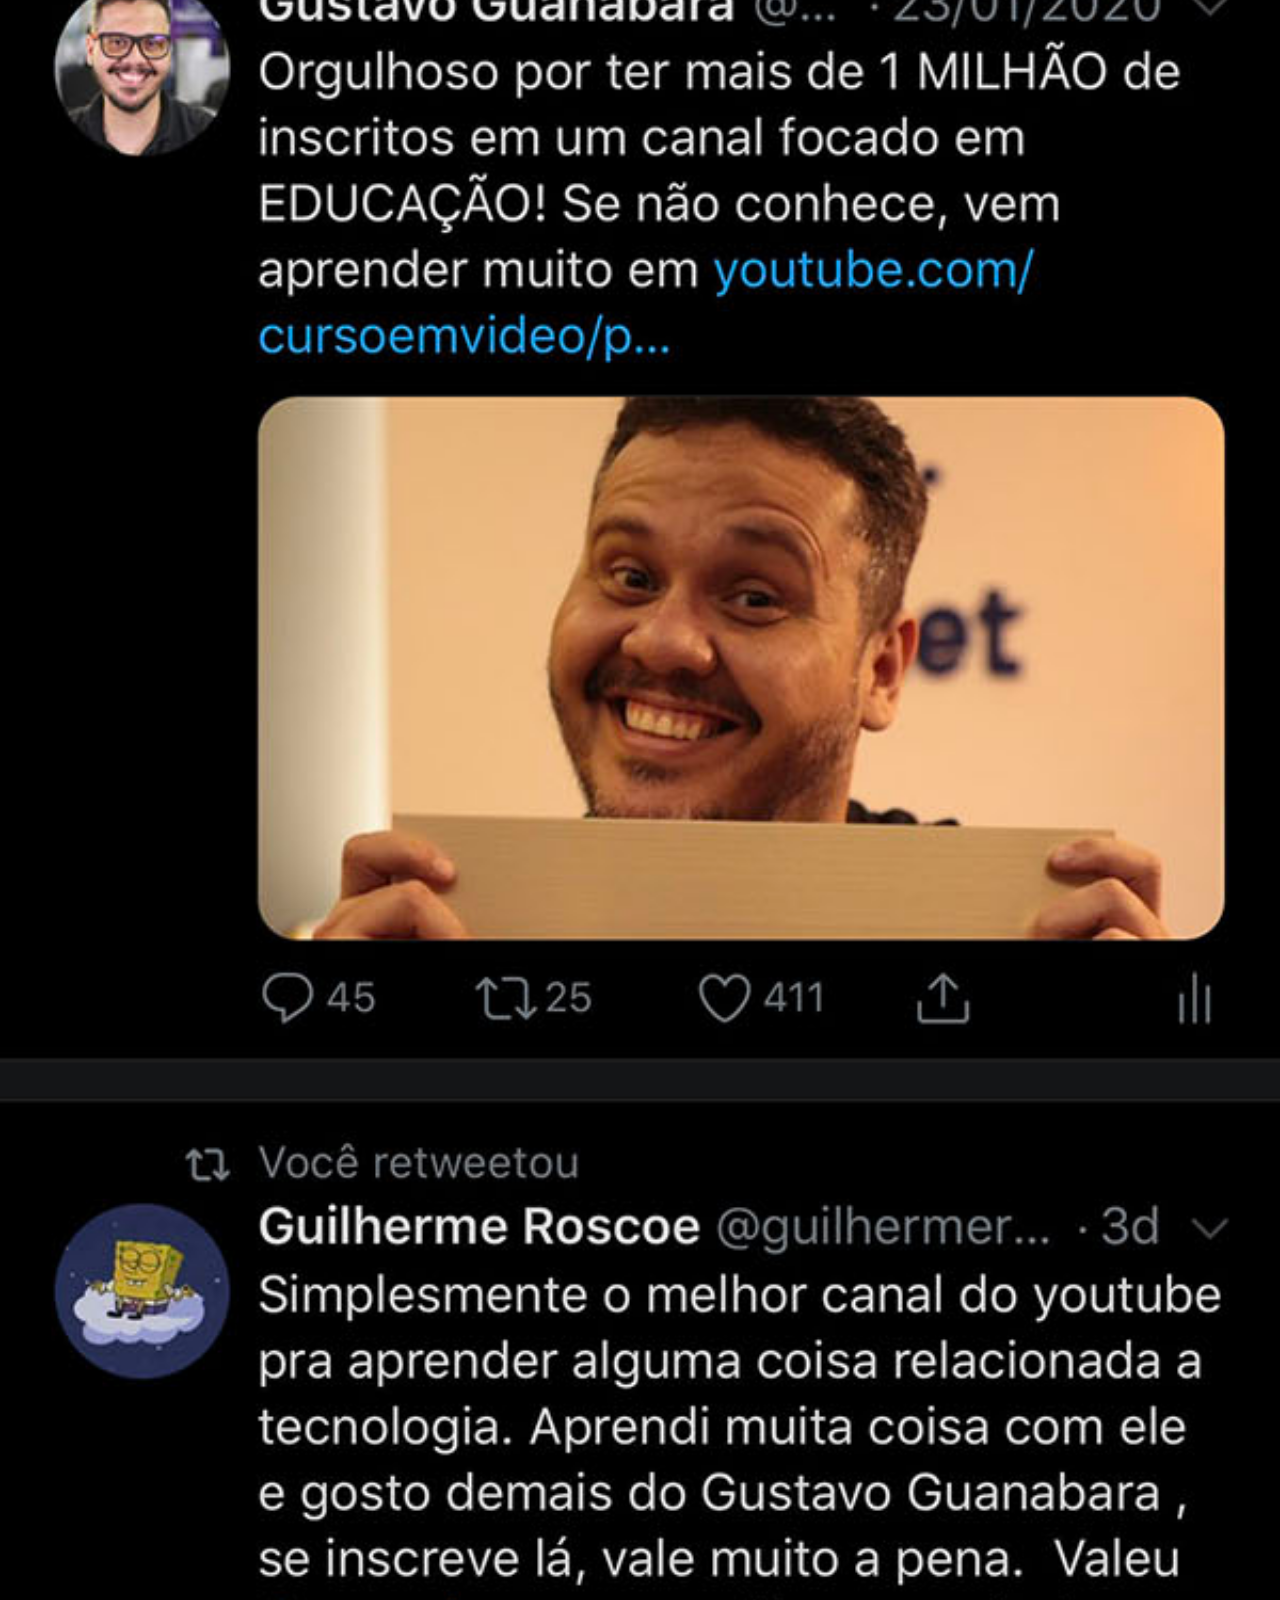
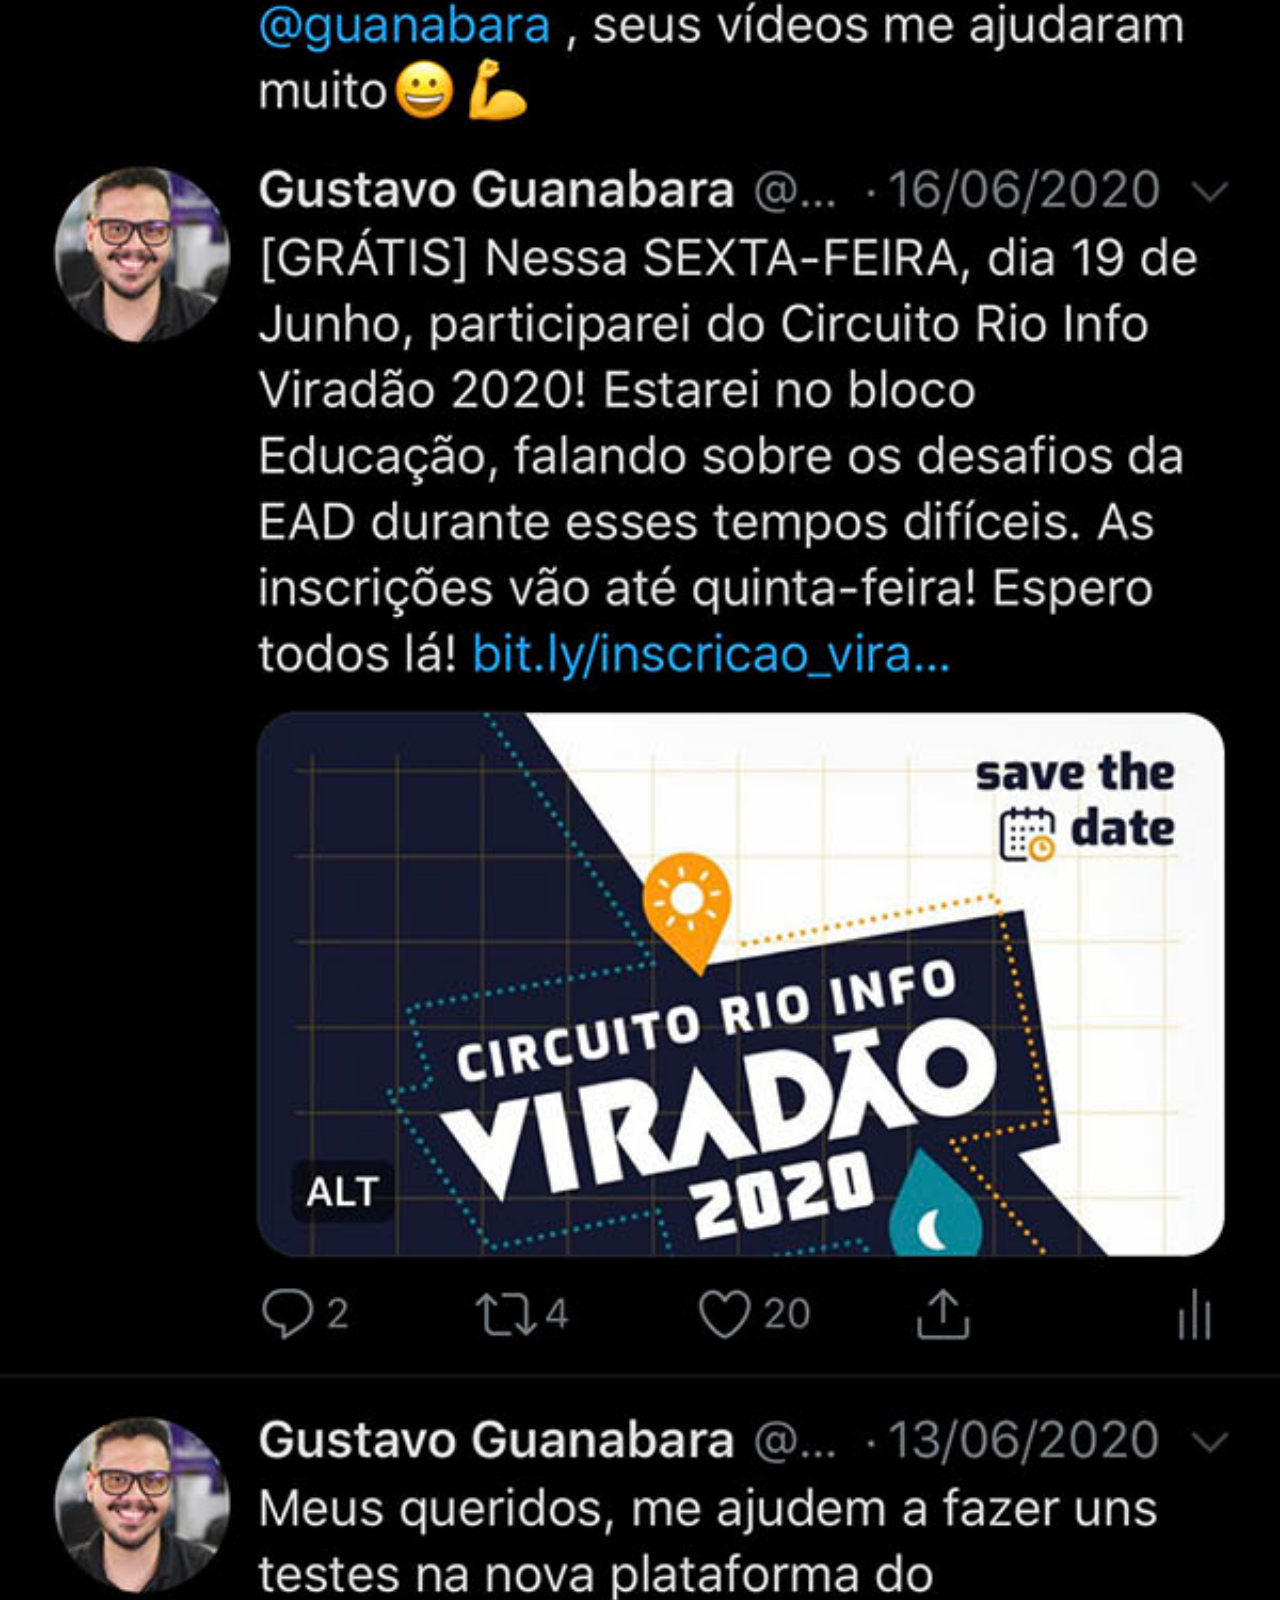
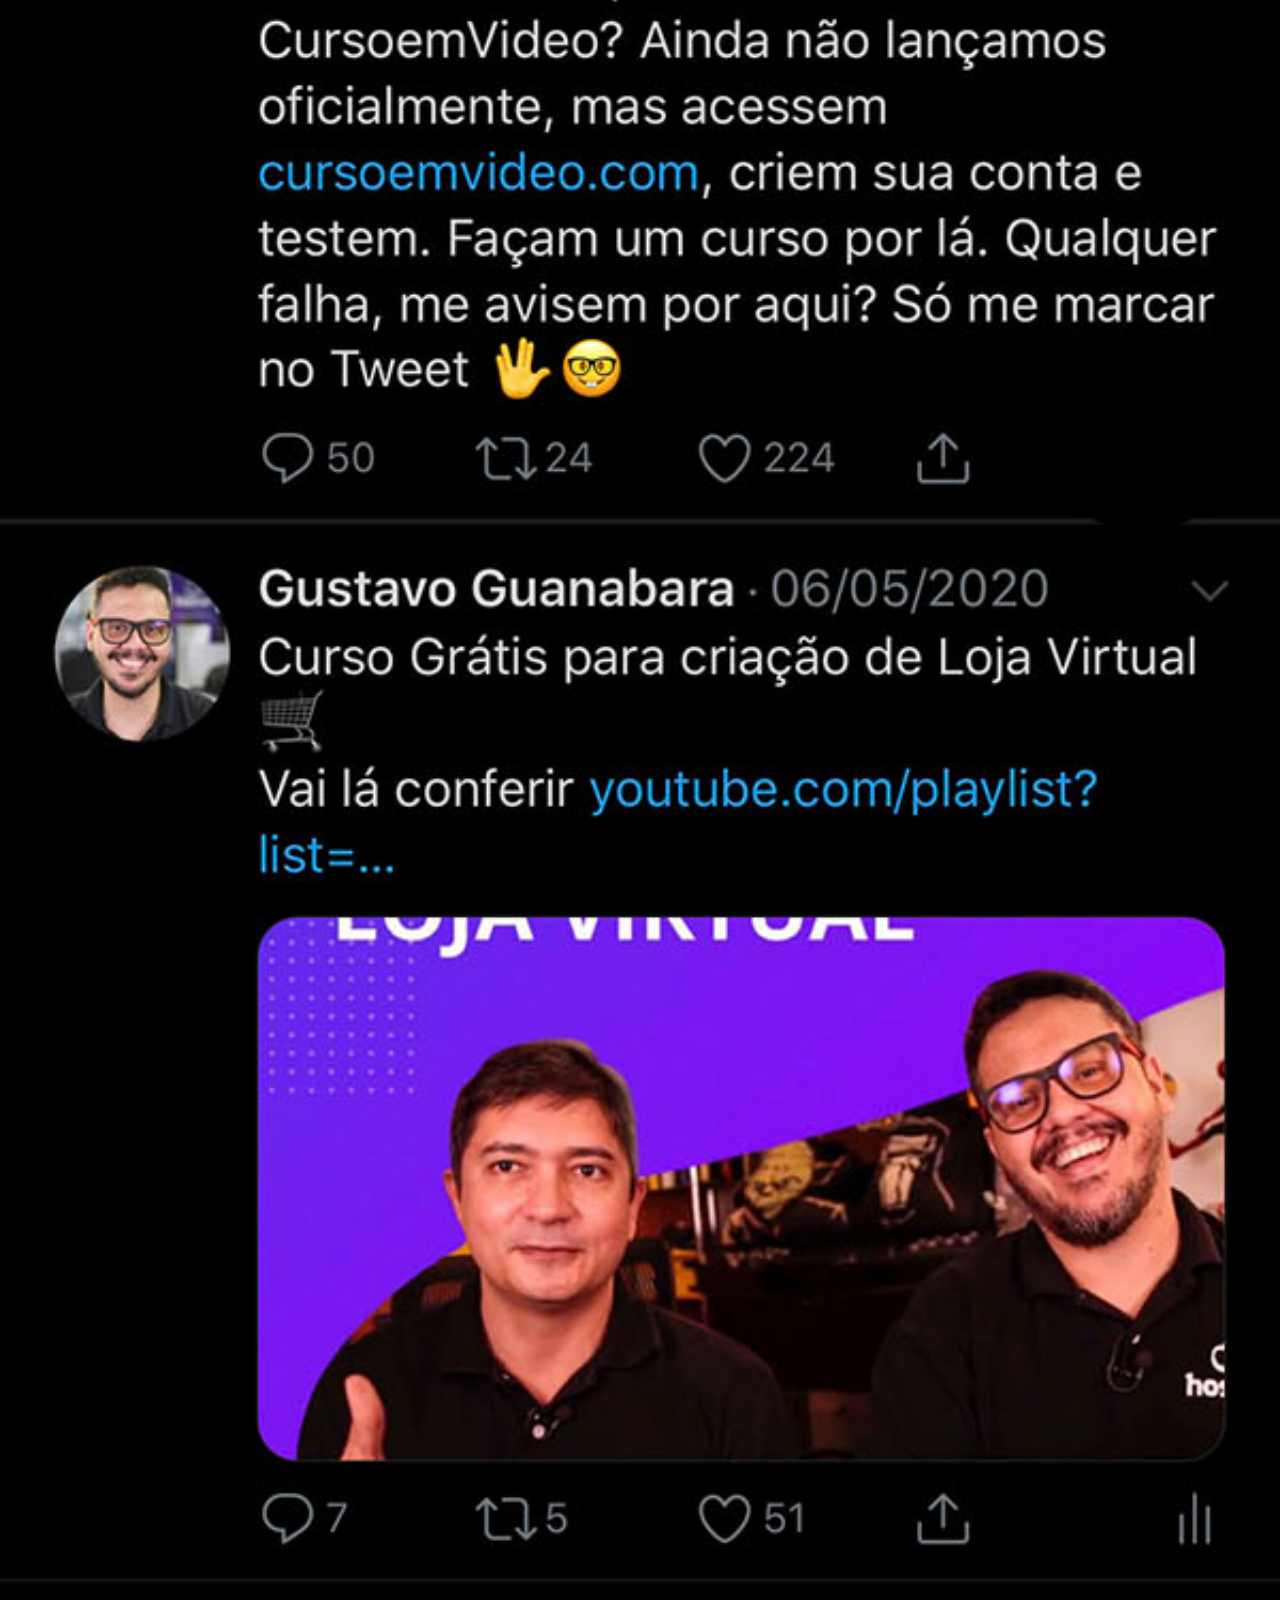
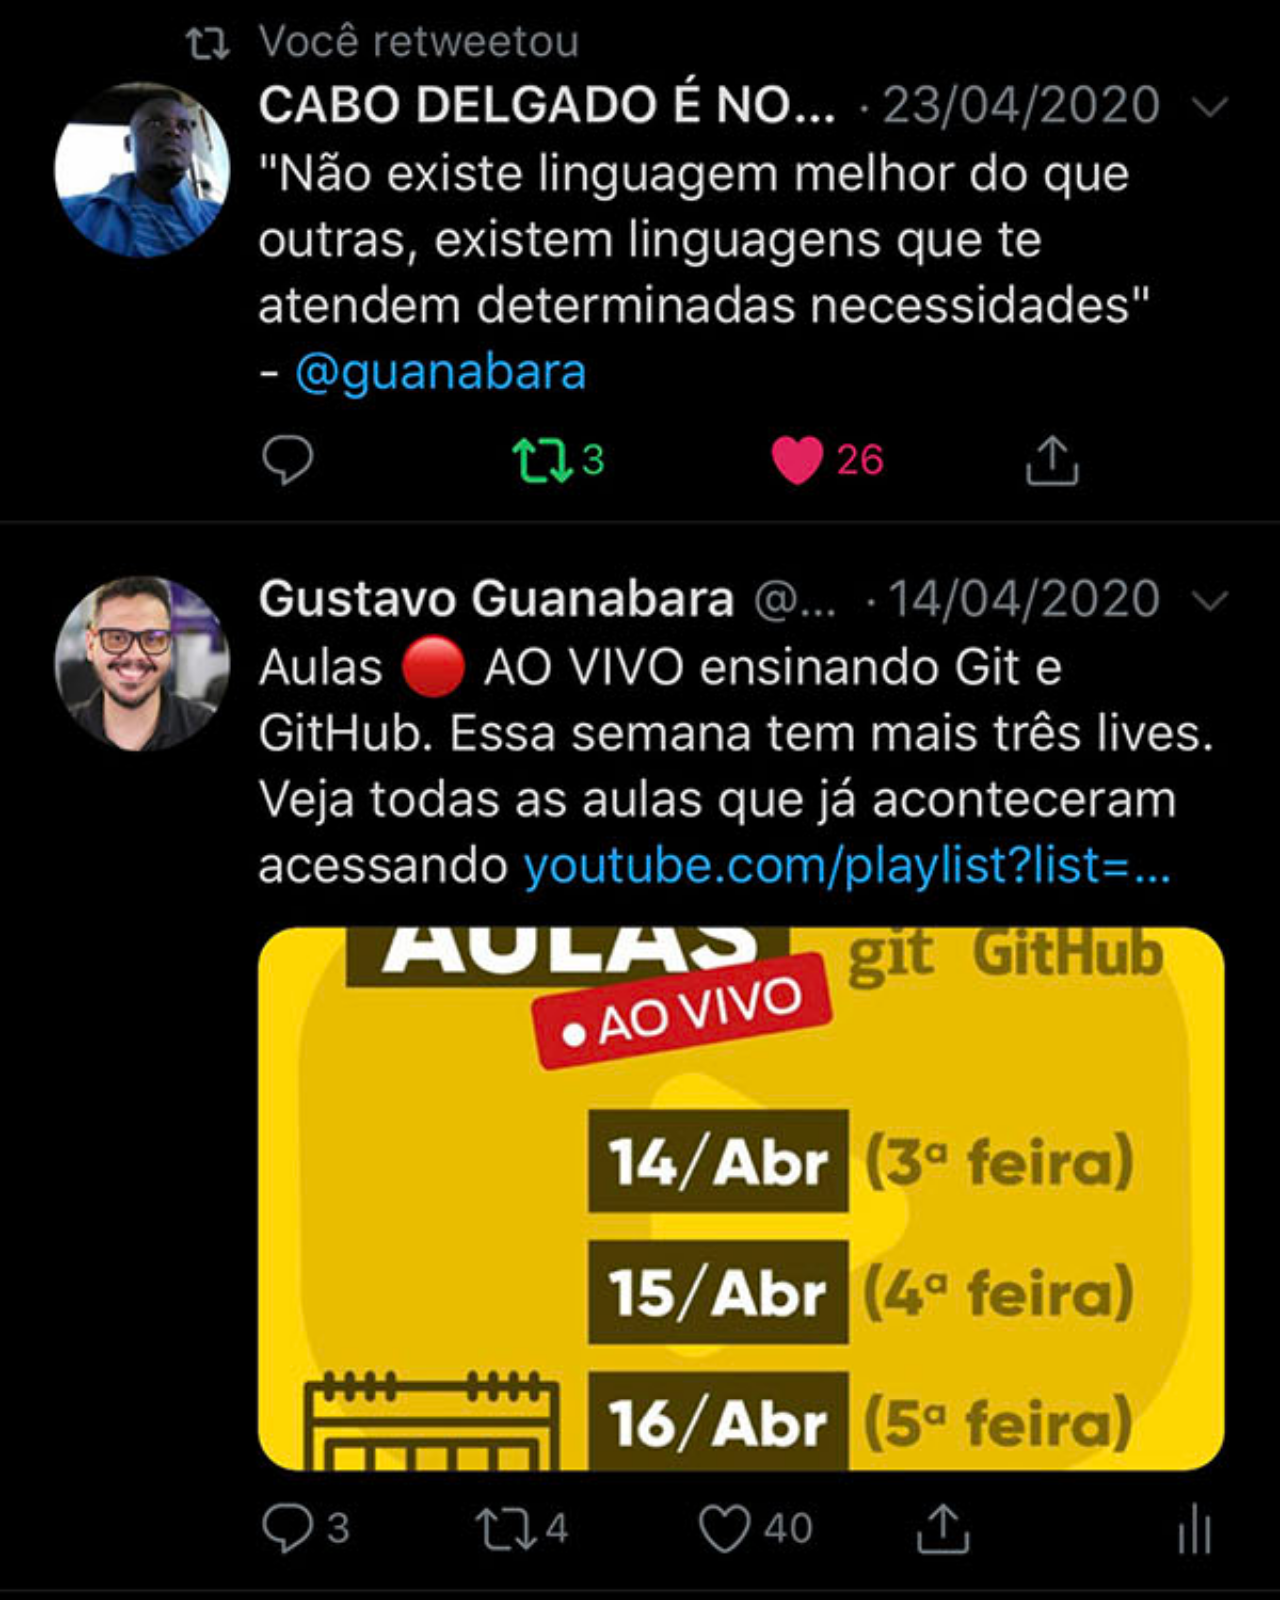
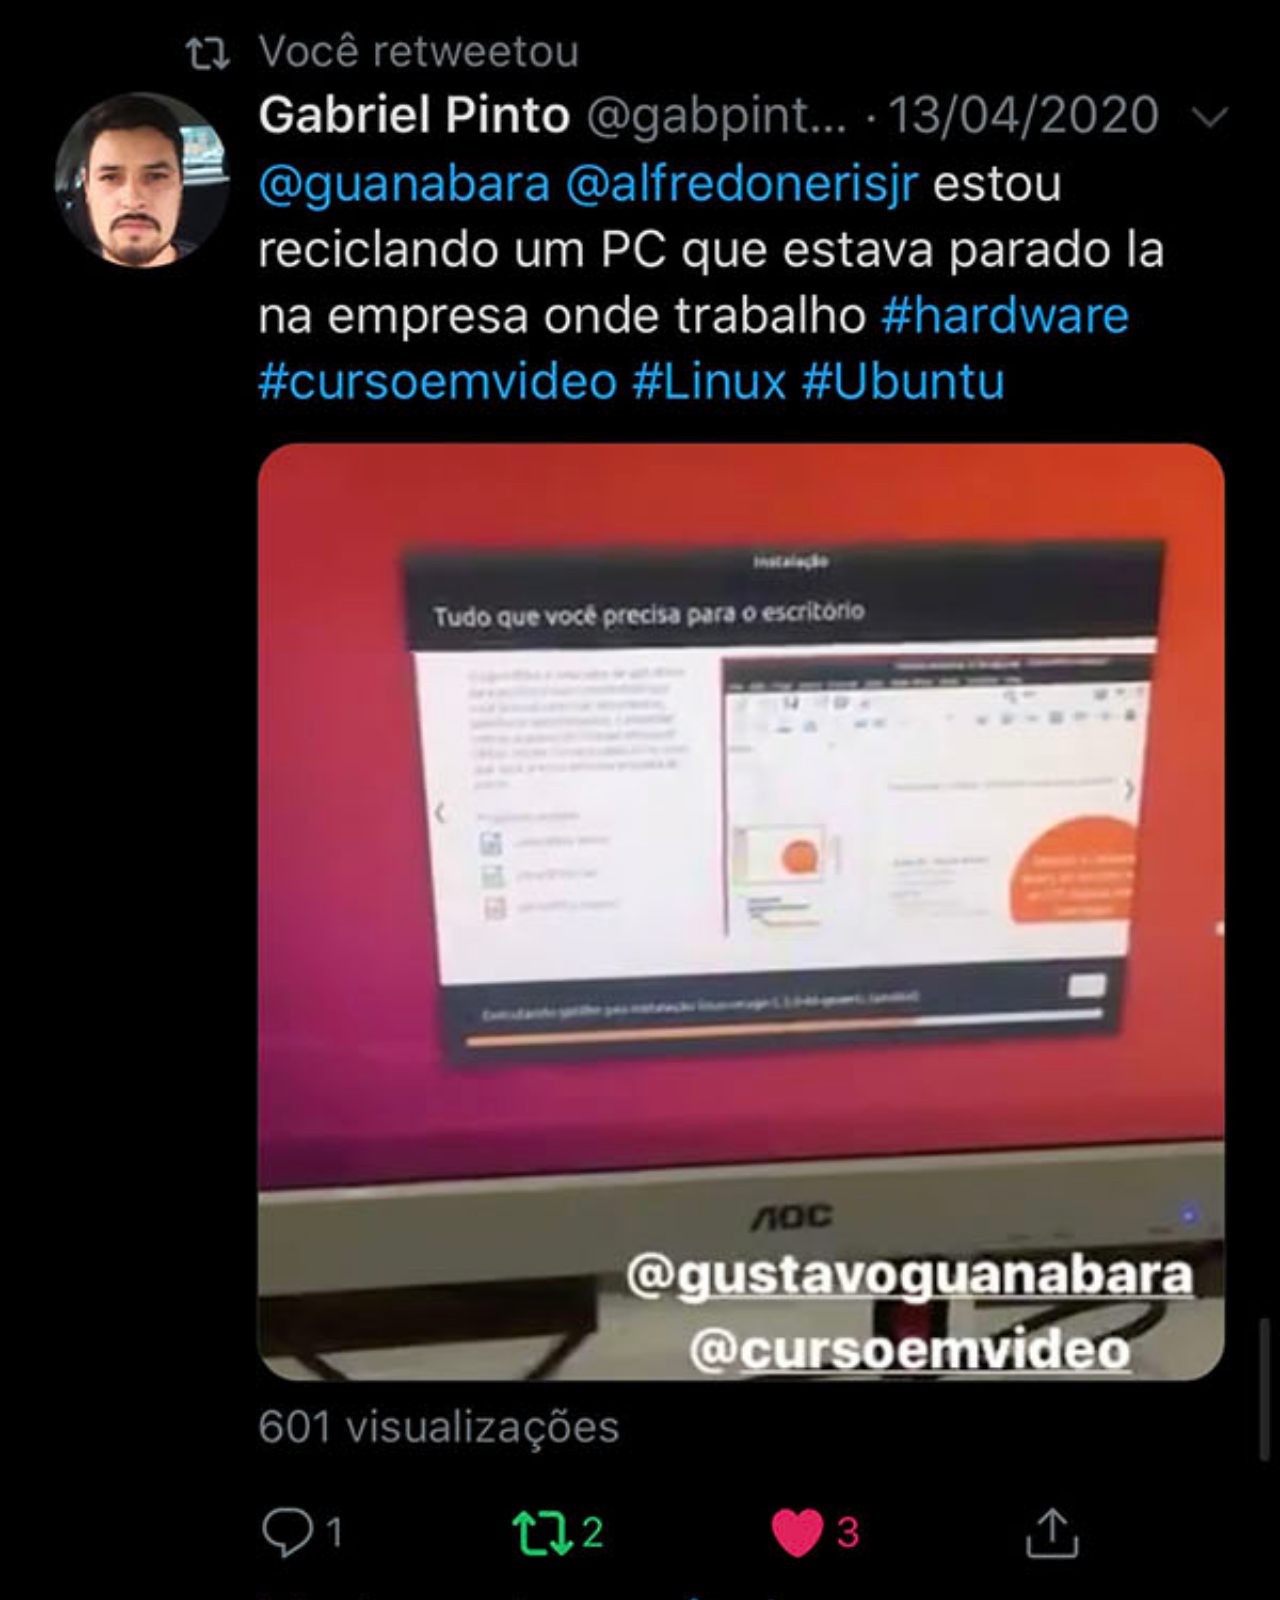
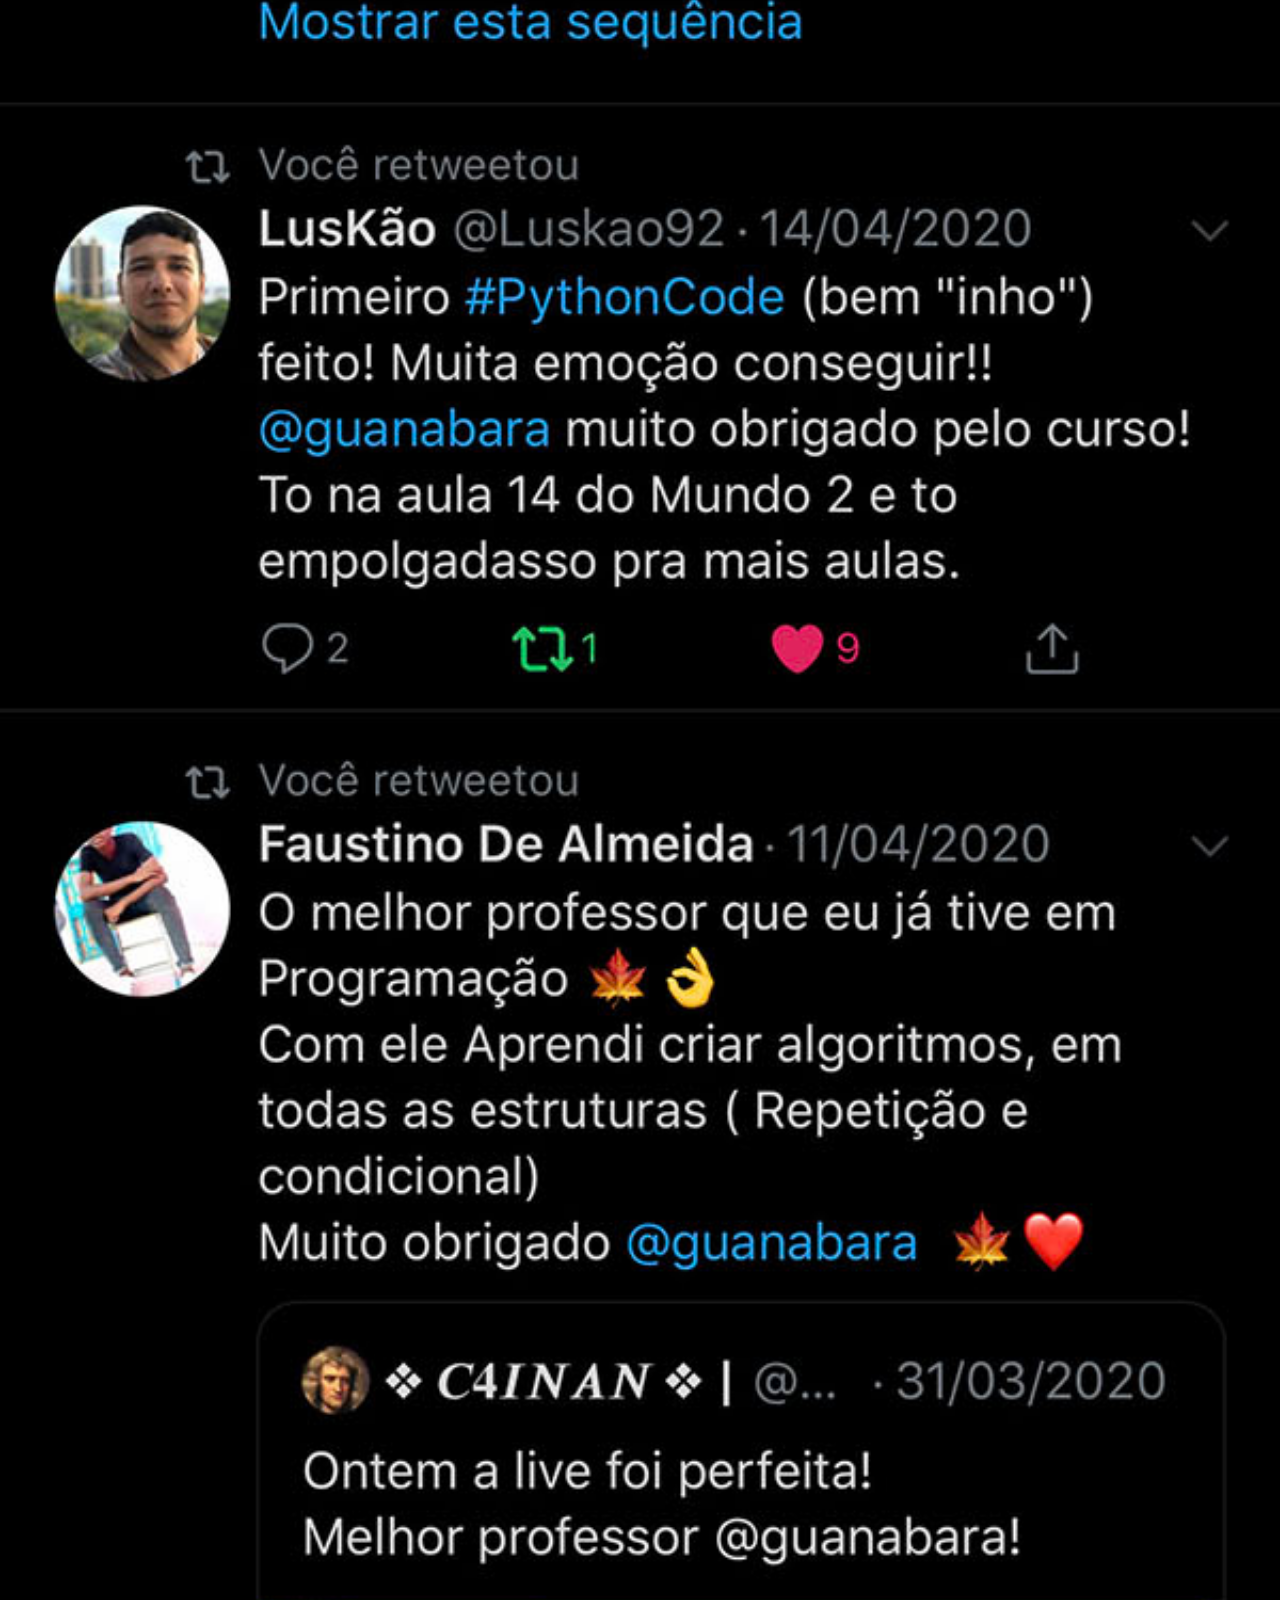
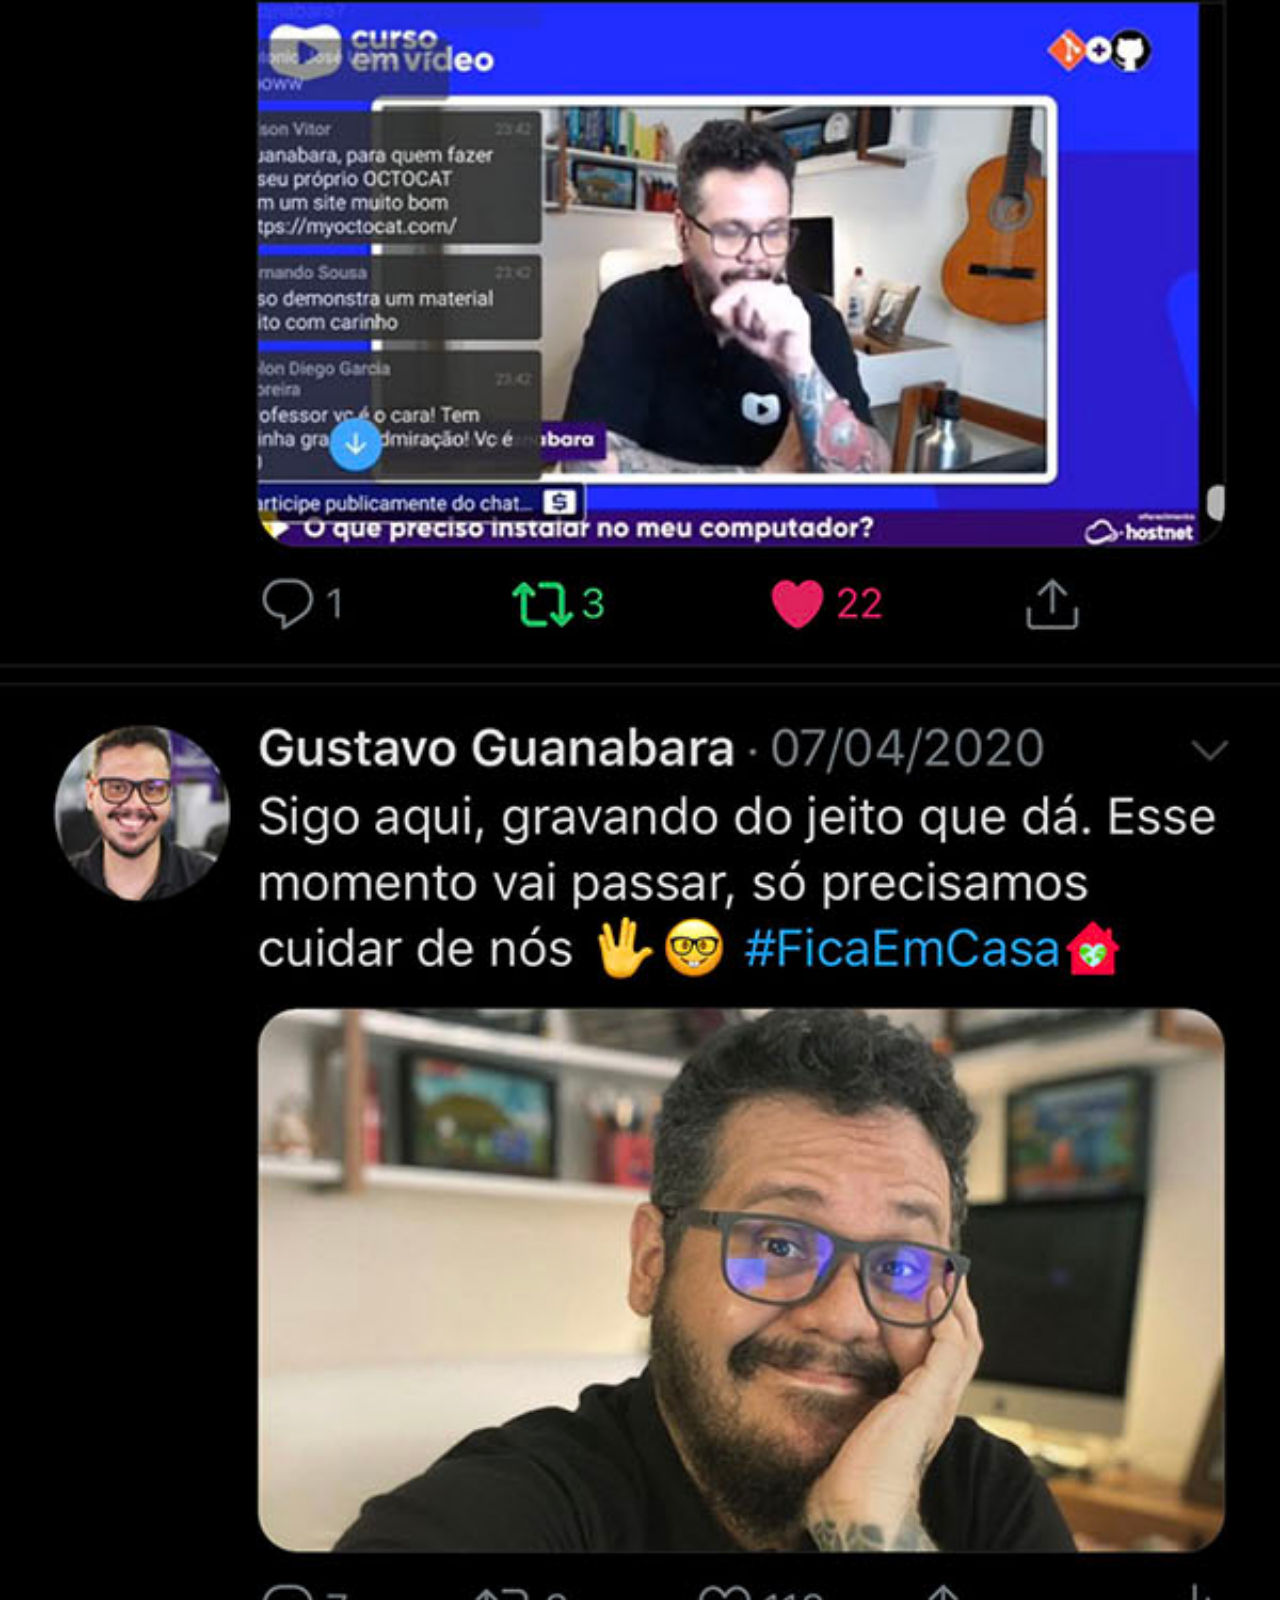
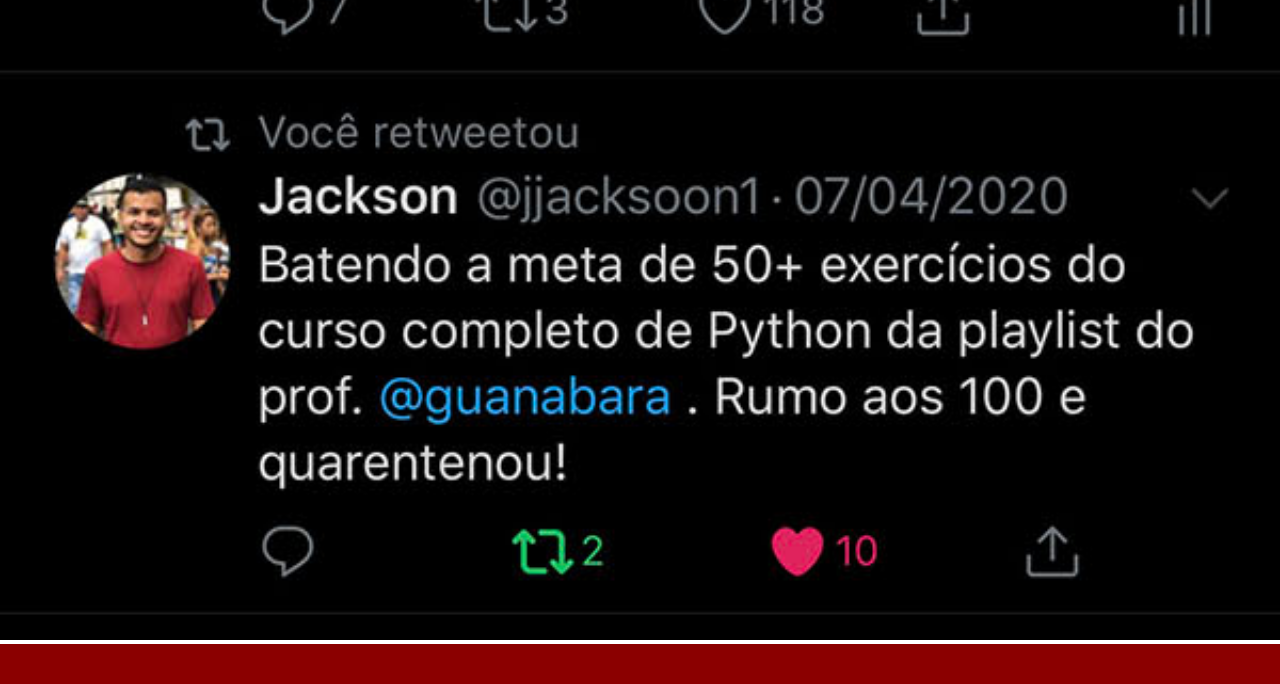
<file: twitter.html>
<!DOCTYPE html>
<html lang="pt-br">
<head>
    <meta charset="UTF-8">
    <meta name="viewport" content="width=device-width, initial-scale=1.0">
    <title>twitter</title>
    <link rel="stylesheet" href="estilos/social.css">
</head>
<body>
    <img src="imagens/tela-twitter.jpg" alt="twitter">
    <a href="https://www.google.com/search?q=twitter&rlz=1C1VDKB_pt-PTBR1080BR1080&oq=twitter&gs_lcrp=[base64]&sourceid=chrome&ie=UTF-8" target="_blank"></a>
    
</body>
</html>
</file>
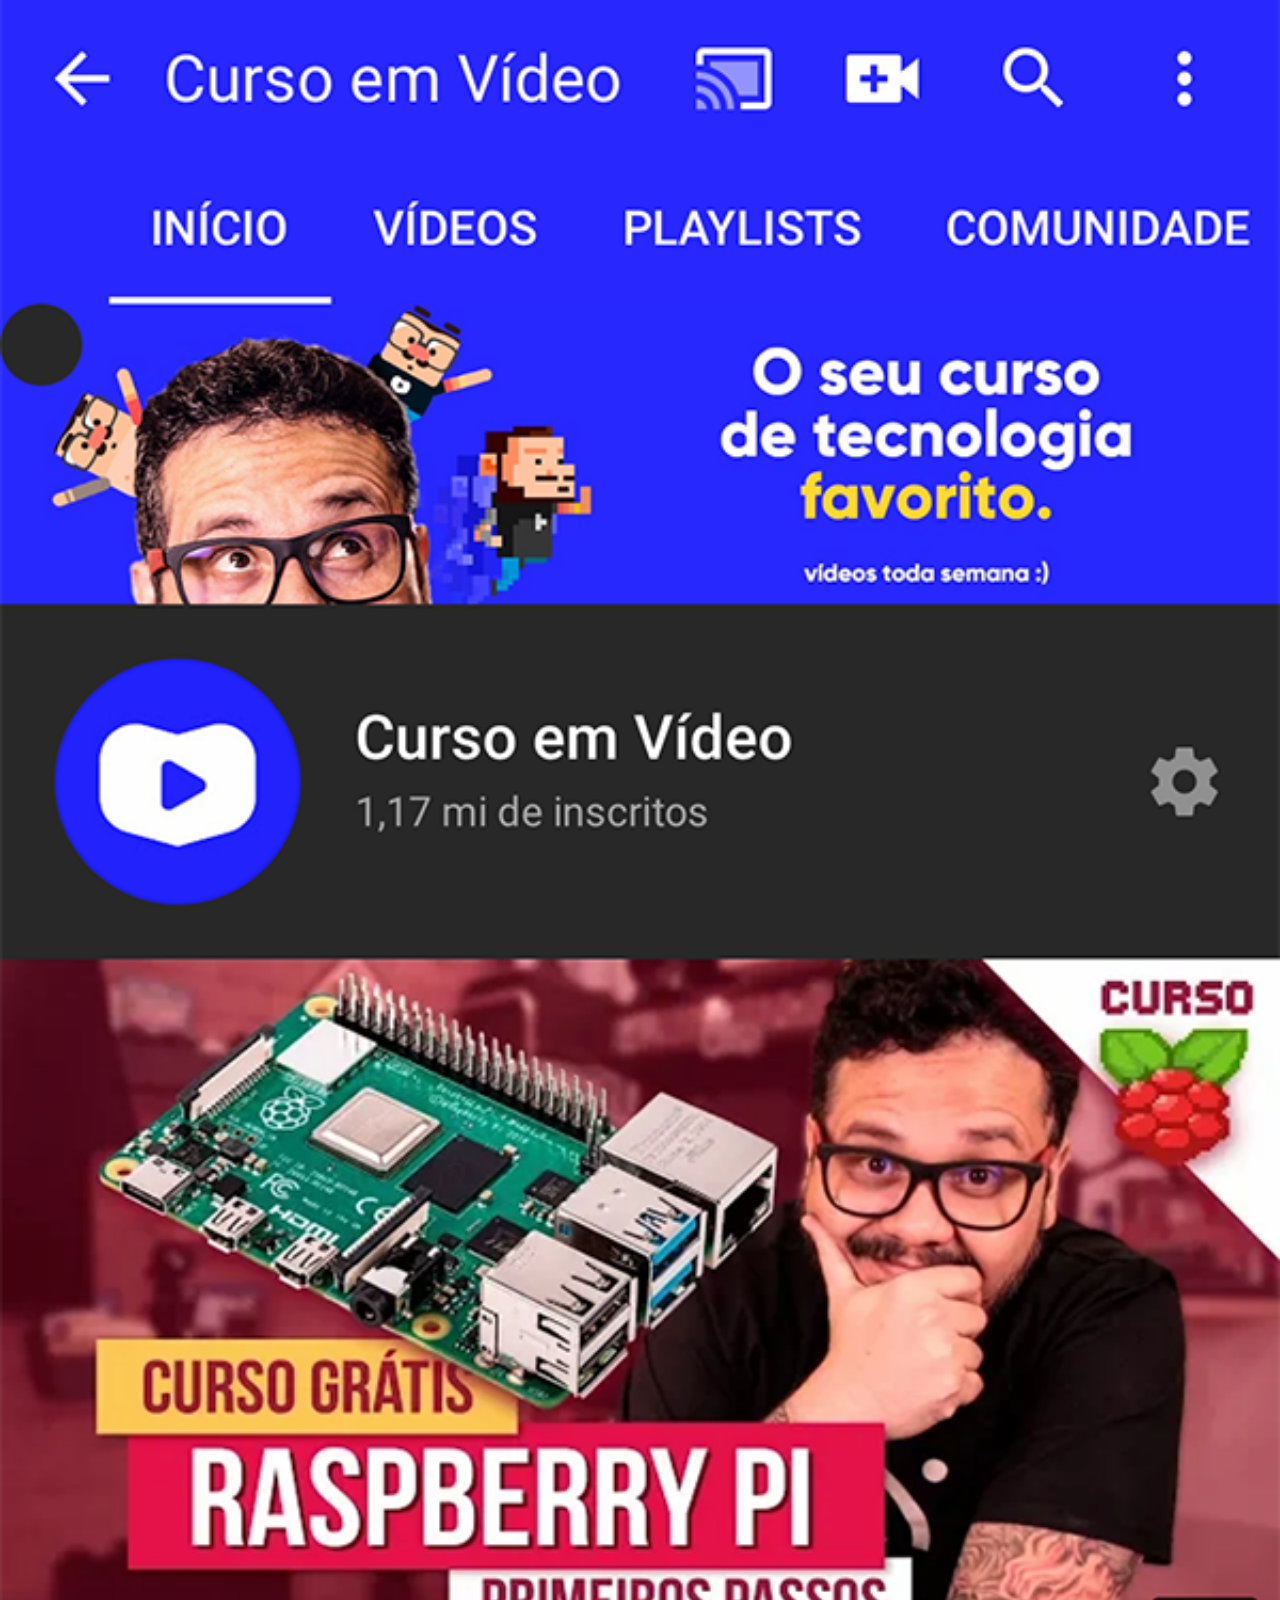
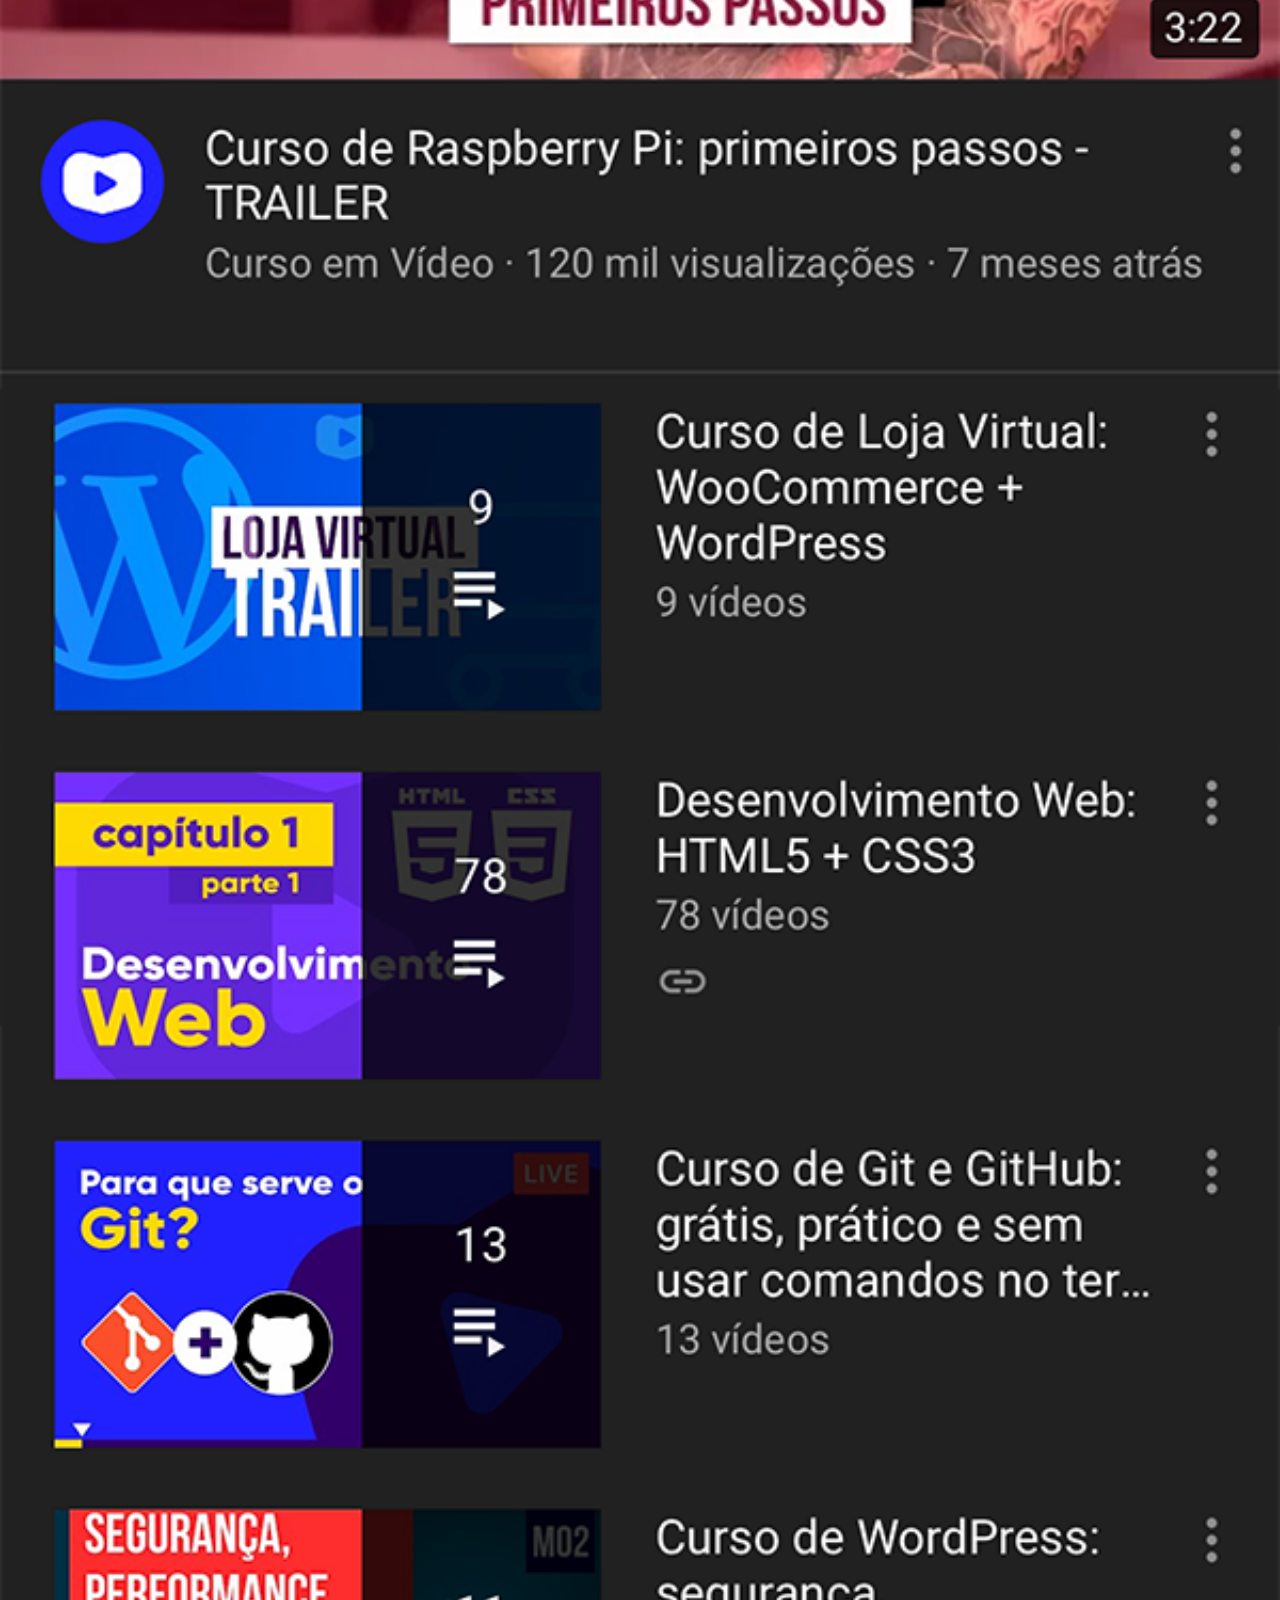
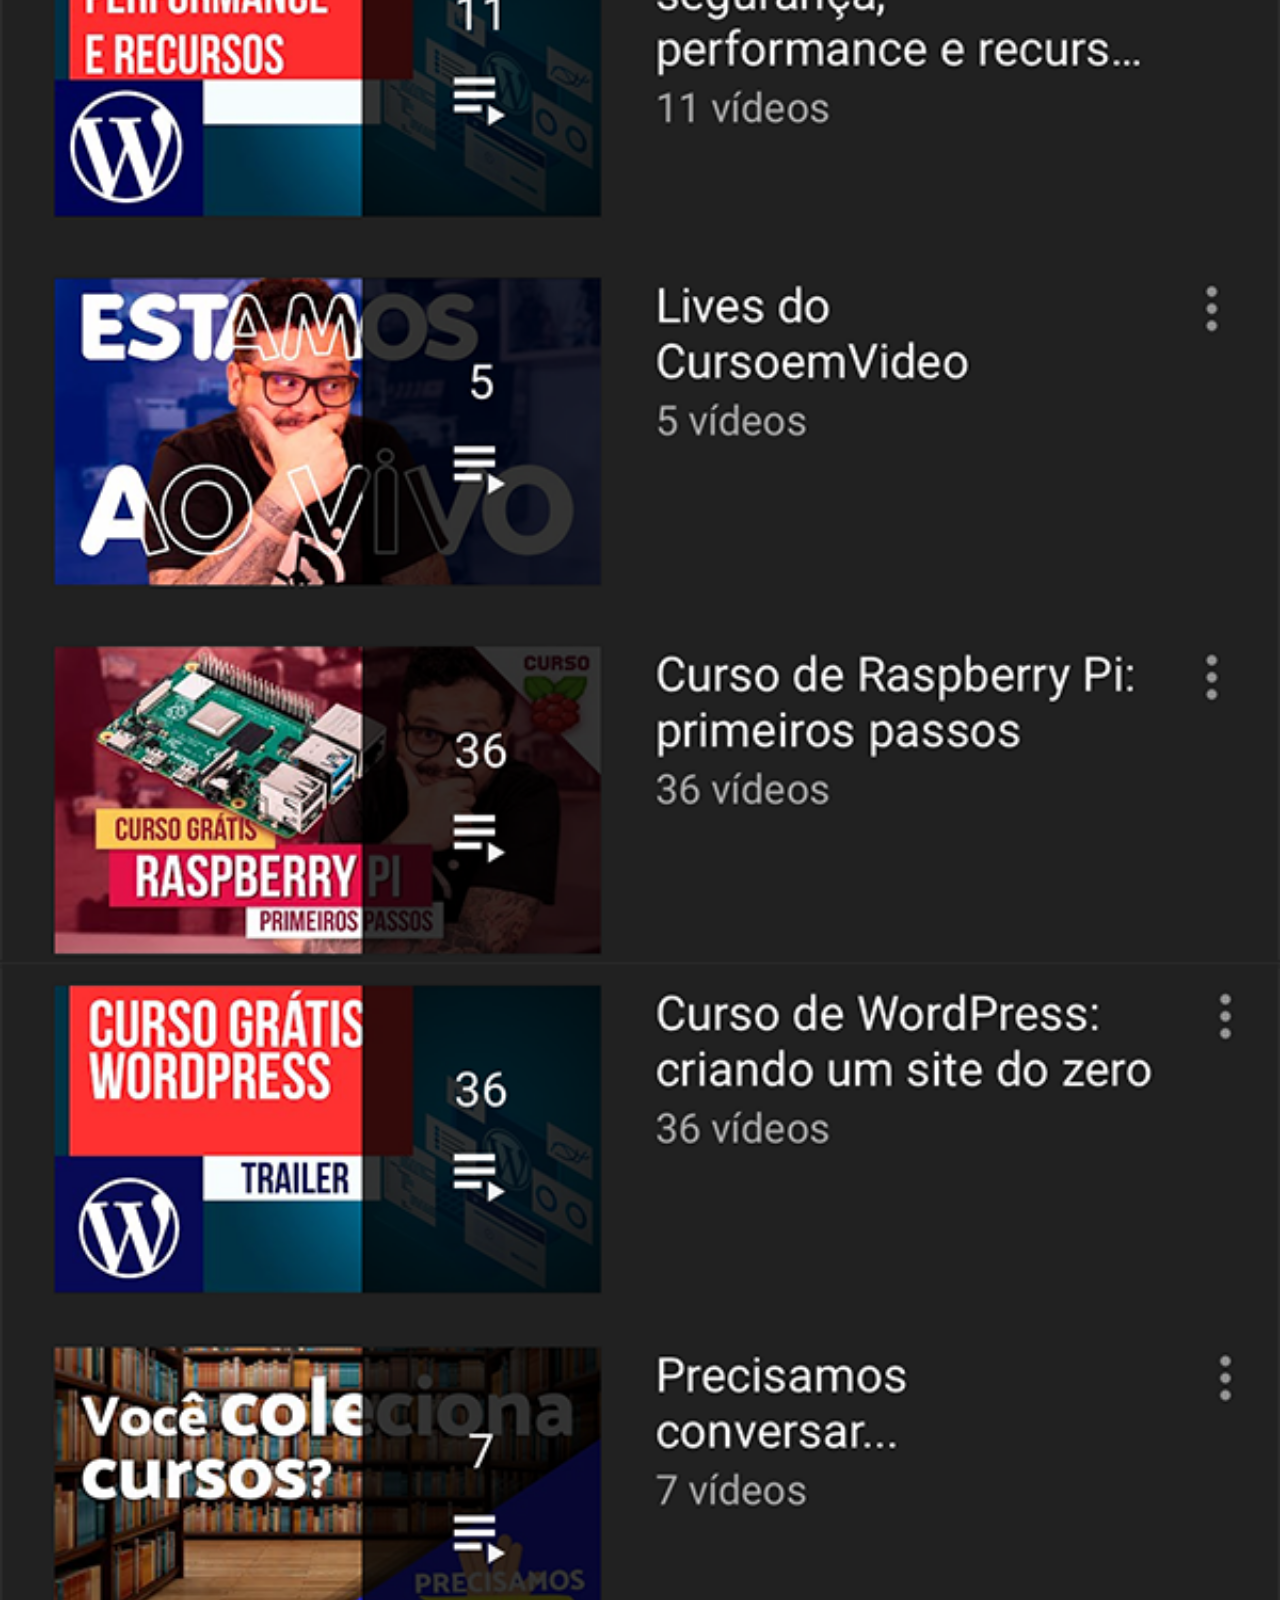
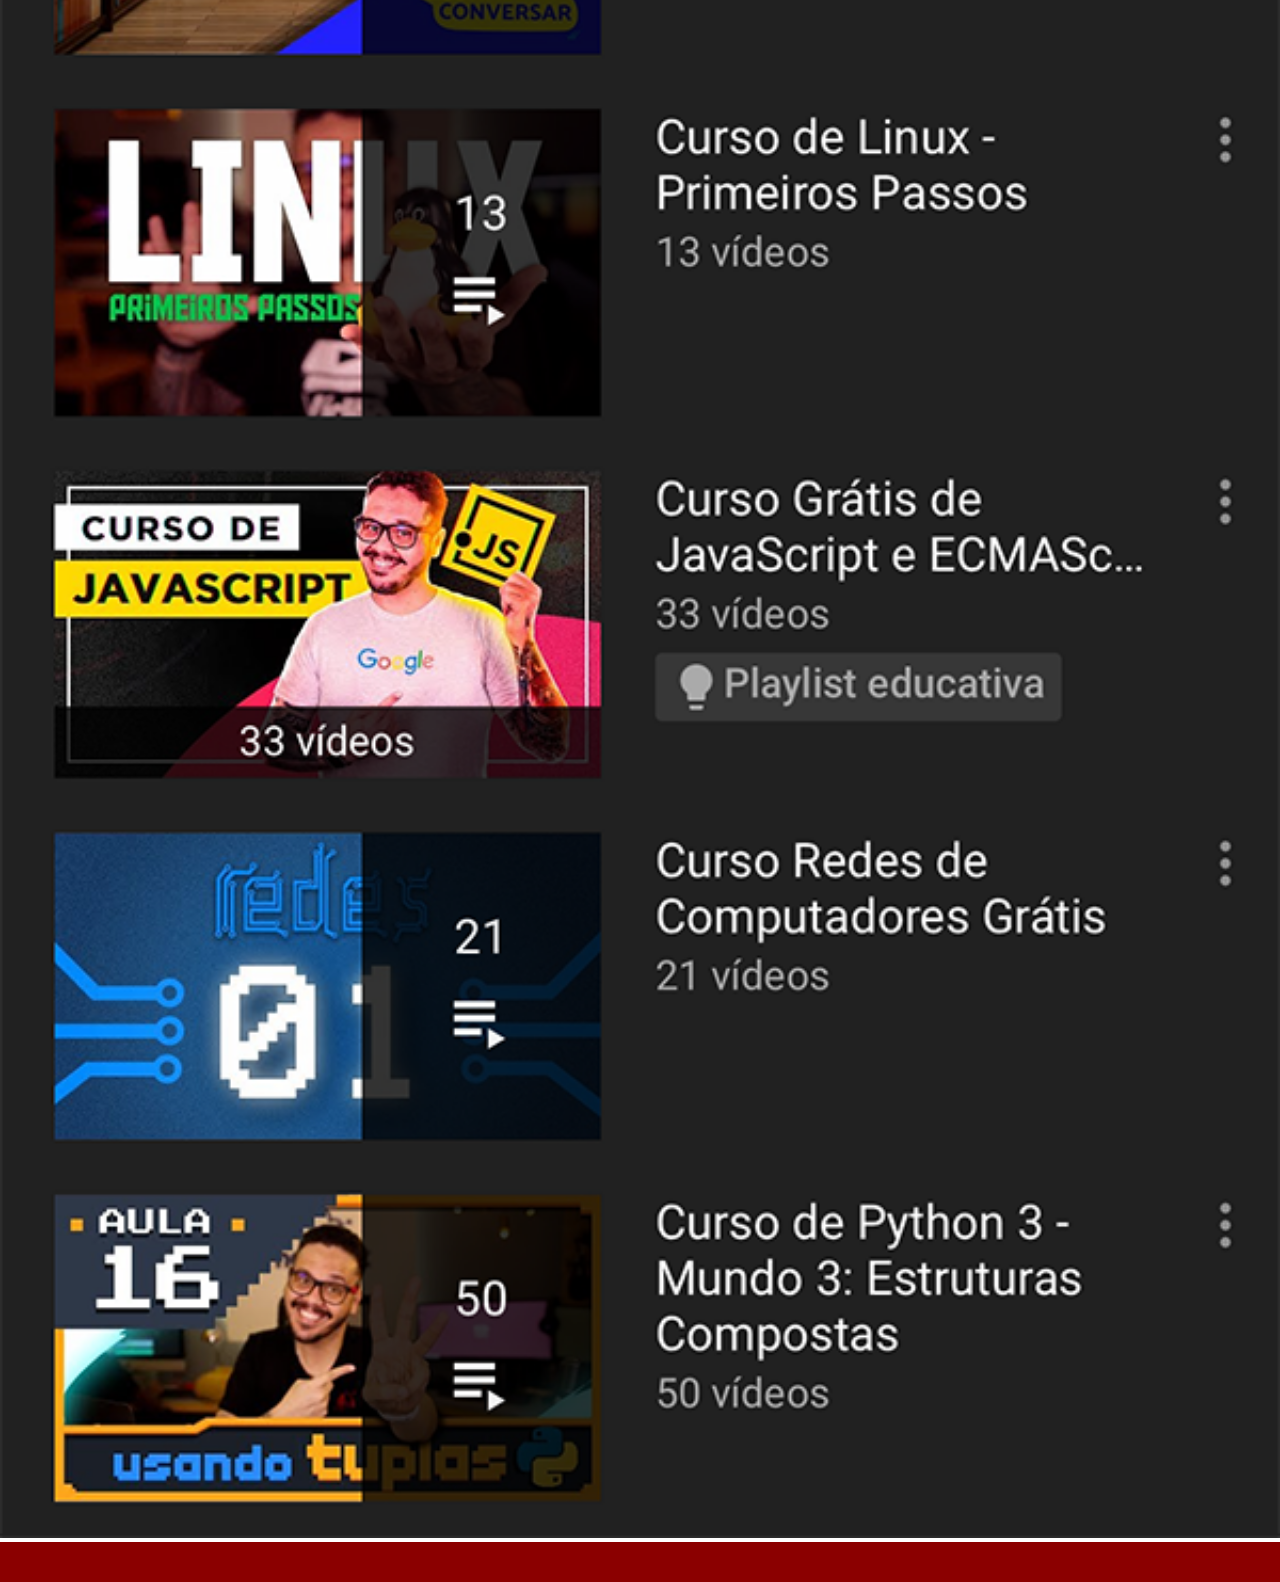
<file: youtube.html>
<!DOCTYPE html>
<html lang="pt-br">
<head>
    <meta charset="UTF-8">
    <meta name="viewport" content="width=device-width, initial-scale=1.0">
    <title>you tube</title>
    <link rel="stylesheet" href="estilos/social.css">
       
    
</head>
<body>
    <img src="imagens/tela-youtube.png" alt="">
    <a href="https://www.youtube.com/@CursoemVideo" target="_blank"></a>
    
</body>
</html>
</file>
<file: estilos/style.css>
@charset "UTF-8";

*{
 margin: 0px;
 padding: 0px;
 font-family: Arial, Helvetica, sans-serif;   
}

html,body{
    height: 100vh;
    width: 100vw;
    background-color: black;
}
body{
    background: url('../imagens/fundo-madeira.jpg') no-repeat top center;
    background-size: cover;
    background-attachment: fixed;
    
}

main{
    position: relative;
    height: 100vh;
    
    
}

section#telefone{
   position: absolute;
   top: 50%;
   left: 50%;
   transform: translate(-50%, -50%);

   height: 630px;
   width: 310px;
   background-image: url('../imagens/frame-iphone.png');
}

iframe#tela{
    position: relative;
    top: 80px;
    left: 22px;
    width: 269px;
    height: 471px;

}

section#redes-sociais img:hover{
    border:2px solid white;
}
section#redes-sociais{
       text-align: right;
}

section#redes-sociais img{
    width: 50px;
    margin: 10px;
    border-radius: 50%;
    box-shadow: 2px 2px black;
    box-sizing: border-box;
}
</file>
<file: estilos/social.css>
@charset "UTF-8";

*{
    margin: 0px;
    padding: 0px;
    font-family: Arial, Helvetica, sans-serif;
}

img{
    width: 100vw;

}

a{
    display: block;
    background-color: darkred;
    color: white;
    padding: 20px;
    text-align: center;
    font-weight: bolder;
    text-decoration: none;
}
</file>
